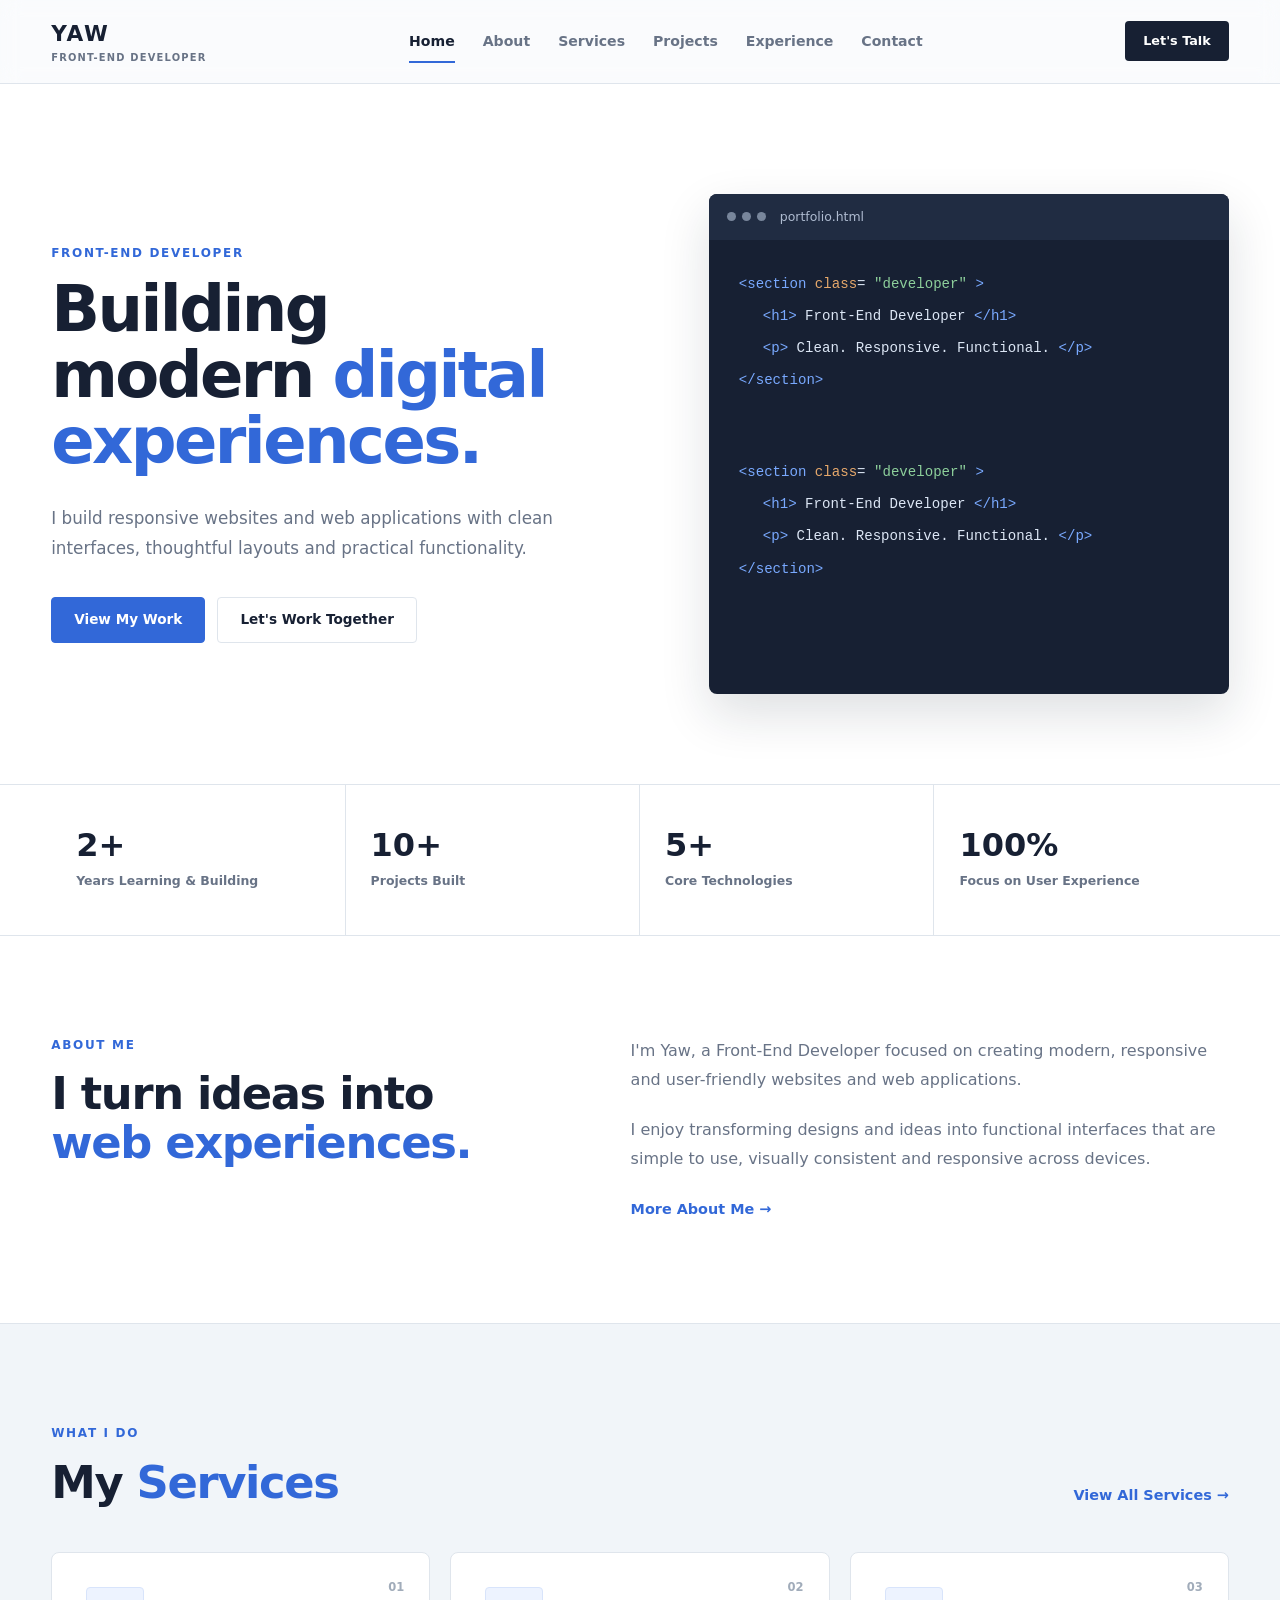
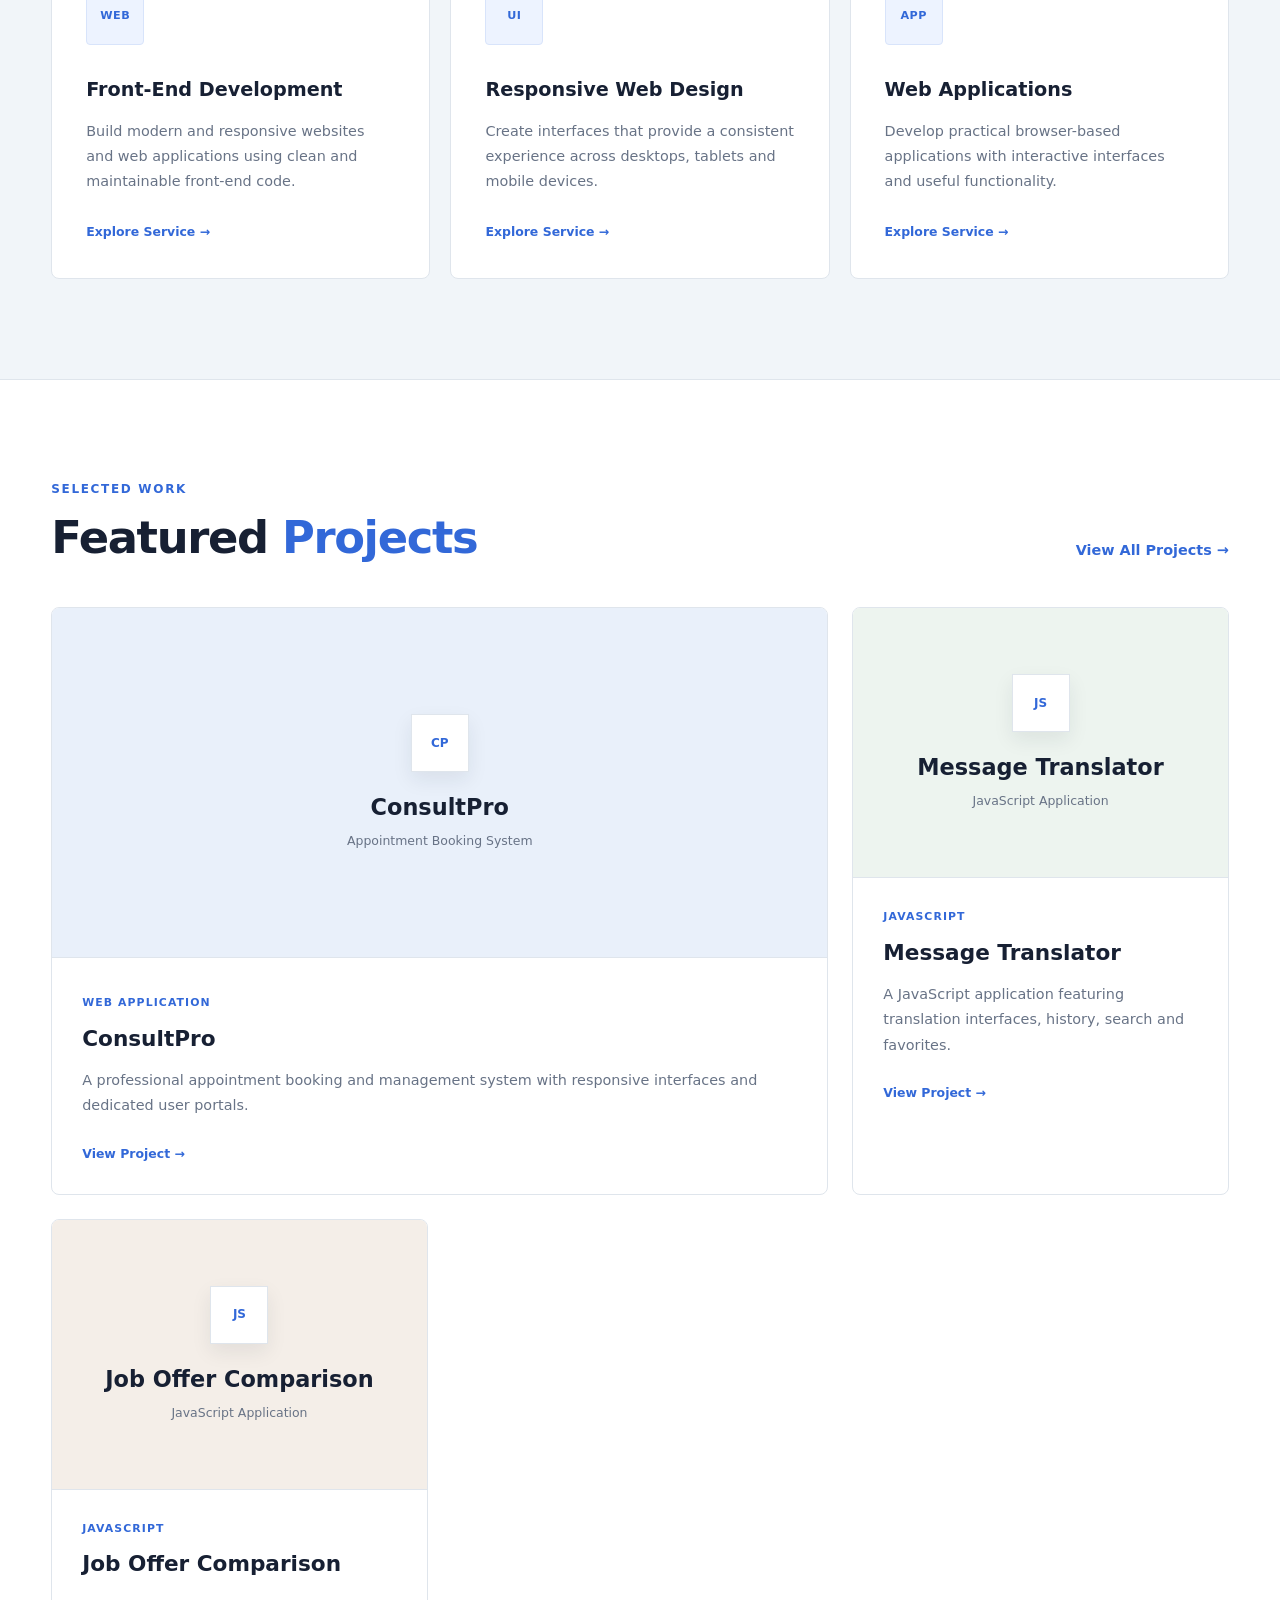
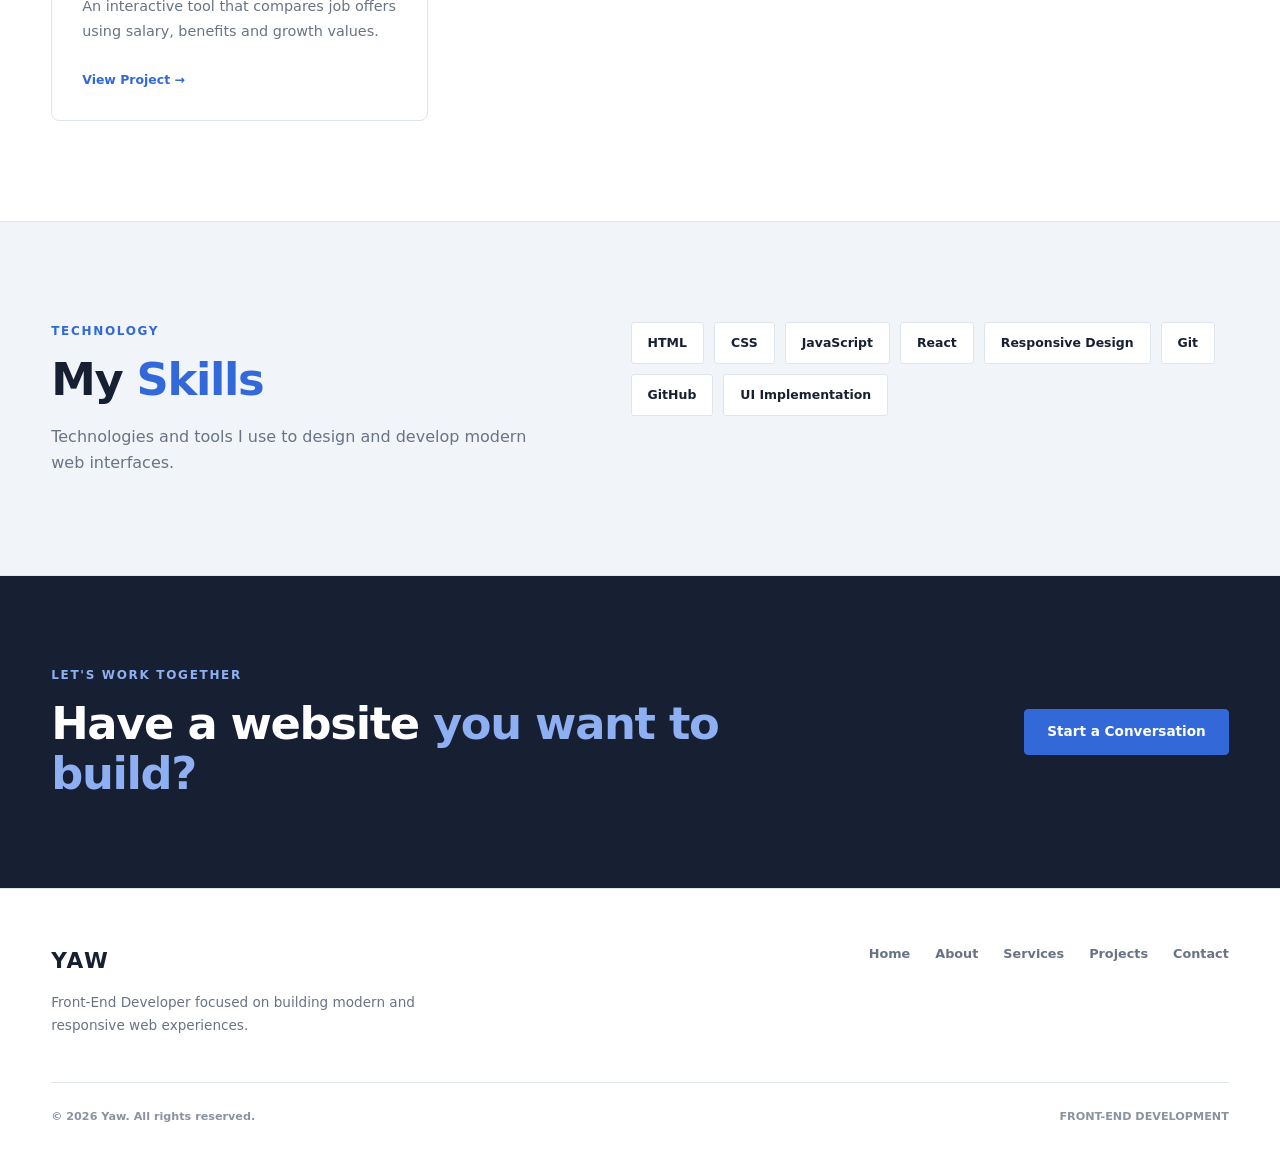
<file: index.html>
<!DOCTYPE html>
<html lang="en">

<head>
    <meta charset="UTF-8">
    <meta name="viewport" content="width=device-width, initial-scale=1.0">

    <!-- 🔍 1. Core SEO (Google & Recruiter Search Setup) -->
    <title>Yaw | Frontend Developer | HTML, CSS &amp; JavaScript Specialist</title>
    <meta name="description" content="Portfolio of Yaw, a Frontend Developer specializing in semantic HTML, modern CSS layouts, and high-performance vanilla JavaScript solutions.">
    <meta name="keywords" content="Frontend Developer, Web Developer, HTML5, CSS3, JavaScript, Vanilla JS, Responsive Design, Web Performance, UI Developer">
    <meta name="author" content="Yaw">
    <meta name="robots" content="index, follow">
    <link rel="canonical" href="https://frontend-portfolio-ten-ochre.vercel.app/contact/index.html">

    <!-- 💬 2. Social Media Share Cards (Perfect for LinkedIn & Twitter/X) -->
    <!-- Open Graph (LinkedIn & Facebook) -->
    <meta property="og:type" content="website">
    <meta property="og:url" content="https://frontend-portfolio-ten-ochre.vercel.app/contact/index.html">
    <meta property="og:title" content="Yaw | Frontend Developer Portfolio">
    <meta property="og:description" content="Explore responsive web designs, interactive interfaces, and clean, performant vanilla JavaScript architectures. See my latest work.">
    <meta property="og:image" content="https://yaw.comassets/portfolio-preview.jpg">

    <!-- Twitter/X Card -->
    <meta name="twitter:card" content="summary_large_image">
    <meta name="twitter:url" content="https://frontend-portfolio-ten-ochre.vercel.app/contact/index.html">
    <meta name="twitter:title" content="Yaw | Frontend Developer Portfolio">
    <meta name="twitter:description" content="Explore responsive web designs, interactive interfaces, and clean, performant vanilla JavaScript architectures. See my latest work.">
    <meta name="twitter:image" content="https://yaw.comassets/portfolio-preview.jpg">

    <!-- 🎨 3. Browser Theme -->
    <link rel="icon" type="image/png" href="/assets/favicon-32x32.png" sizes="32x32">
    <link rel="icon" type="image/svg+xml" href="/assets/favicon.svg">
    <link rel="apple-touch-icon" href="/assets/apple-touch-icon.png">
    <meta name="theme-color" content="#eff2f4">

    <link rel="stylesheet" href="style.css">
</head>


<body>

    <!-- =========================
        NAVIGATION
    ========================== -->
    <header class="site-header">

        <div class="container nav-container">

            <a href="index.html" class="brand">
                <span class="brand-name">YAW</span>
                <span class="brand-subtitle">FRONT-END DEVELOPER</span>
            </a>

            <button class="menu-toggle" type="button" aria-label="Open navigation menu">
                <span></span>
                <span></span>
                <span></span>
            </button>

            <nav class="main-navigation">

                <a href="index.html" class="active">Home</a>
                <a href="about/index.html">About</a>
                <a href="services/index.html">Services</a>
                <a href="projects/index.html">Projects</a>
                <a href="experience/index.html">Experience</a>
                <a href="contact/index.html">Contact</a>

            </nav>

            <a href="contact/index.html" class="nav-button">
                Let's Talk
            </a>

        </div>

    </header>


    <main>

        <!-- =========================
            HERO
        ========================== -->
        <section class="hero-section">

            <div class="container hero-container">

                <div class="hero-content">

                    <p class="section-label">
                        FRONT-END DEVELOPER
                    </p>

                    <h1>
                        Building modern
                        <span>digital experiences.</span>
                    </h1>

                    <p class="hero-description">
                        I build responsive websites and web applications
                        with clean interfaces, thoughtful layouts and
                        practical functionality.
                    </p>

                    <div class="hero-actions">

                        <a href="projects/index.html" class="button button-primary">
                            View My Work
                        </a>

                        <a href="contact/index.html" class="button button-secondary">
                            Let's Work Together
                        </a>

                    </div>

                </div>


                <!-- HERO VISUAL -->
                <div class="hero-visual">

                    <div class="code-card">

                        <div class="code-header">

                            <div class="code-dots">
                                <span></span>
                                <span></span>
                                <span></span>
                            </div>

                            <span>portfolio.html</span>

                        </div>


                        <div class="code-content">

                            <p>
                                <span class="code-tag">&lt;section</span>
                                <span class="code-attribute">class</span>=
                                <span class="code-value">"developer"</span>
                                <span class="code-tag">&gt;</span>
                            </p>

                            <p class="code-indent">
                                <span class="code-tag">&lt;h1&gt;</span>
                                Front-End Developer
                                <span class="code-tag">&lt;/h1&gt;</span>
                            </p>

                            <p class="code-indent">
                                <span class="code-tag">&lt;p&gt;</span>
                                Clean. Responsive. Functional.
                                <span class="code-tag">&lt;/p&gt;</span>
                            </p>

                            <p>
                                <span class="code-tag">&lt;/section&gt;</span>
                            </p>

                        </div>
                        <div class="code-content">

                            <p>
                                <span class="code-tag">&lt;section</span>
                                <span class="code-attribute">class</span>=
                                <span class="code-value">"developer"</span>
                                <span class="code-tag">&gt;</span>
                            </p>

                            <p class="code-indent">
                                <span class="code-tag">&lt;h1&gt;</span>
                                Front-End Developer
                                <span class="code-tag">&lt;/h1&gt;</span>
                            </p>

                            <p class="code-indent">
                                <span class="code-tag">&lt;p&gt;</span>
                                Clean. Responsive. Functional.
                                <span class="code-tag">&lt;/p&gt;</span>
                            </p>

                            <p>
                                <span class="code-tag">&lt;/section&gt;</span>
                            </p>

                        </div>

                    </div>

                </div>

            </div>

        </section>


        <!-- =========================
            STATS
        ========================== -->
        <section class="stats-section">

            <div class="container stats-grid">

                <div class="stat-card">
                    <strong>2+</strong>
                    <span>Years Learning &amp; Building</span>
                </div>

                <div class="stat-card">
                    <strong>10+</strong>
                    <span>Projects Built</span>
                </div>

                <div class="stat-card">
                    <strong>5+</strong>
                    <span>Core Technologies</span>
                </div>

                <div class="stat-card">
                    <strong>100%</strong>
                    <span>Focus on User Experience</span>
                </div>

            </div>

        </section>


        <!-- =========================
             ABOUT
        ========================== -->
        <section class="about-section">

            <div class="container two-column">

                <div class="section-heading">

                    <p class="section-label">
                        ABOUT ME
                    </p>

                    <h2>
                        I turn ideas into
                        <span>web experiences.</span>
                    </h2>

                </div>


                <div class="section-content">

                    <p>
                        I'm Yaw, a Front-End Developer focused on creating
                        modern, responsive and user-friendly websites and
                        web applications.
                    </p>

                    <p>
                        I enjoy transforming designs and ideas into
                        functional interfaces that are simple to use,
                        visually consistent and responsive across devices.
                    </p>

                    <a href="about/index.html" class="text-link">
                        More About Me →
                    </a>

                </div>

            </div>

        </section>


        <!-- =========================
             SERVICES
        ========================== -->
        <section class="services-section">

            <div class="container">

                <div class="section-header">

                    <div>

                        <p class="section-label">
                            WHAT I DO
                        </p>

                        <h2>
                            My <span>Services</span>
                        </h2>

                    </div>

                    <a href="services/index.html" class="text-link">
                        View All Services →
                    </a>

                </div>


                <div class="services-grid">

                    <!-- SERVICE 01 -->
                    <article class="service-card">

                        <span class="service-number">
                            01
                        </span>

                        <div class="service-icon">
                            WEB
                        </div>

                        <h3>
                            Front-End Development
                        </h3>

                        <p>
                            Build modern and responsive websites and
                            web applications using clean and maintainable
                            front-end code.
                        </p>

                        <a href="services/index.html">
                            Explore Service →
                        </a>

                    </article>


                    <!-- SERVICE 02 -->
                    <article class="service-card">

                        <span class="service-number">
                            02
                        </span>

                        <div class="service-icon">
                            UI
                        </div>

                        <h3>
                            Responsive Web Design
                        </h3>

                        <p>
                            Create interfaces that provide a consistent
                            experience across desktops, tablets and
                            mobile devices.
                        </p>

                        <a href="services/index.html">
                            Explore Service →
                        </a>

                    </article>


                    <!-- SERVICE 03 -->
                    <article class="service-card">

                        <span class="service-number">
                            03
                        </span>

                        <div class="service-icon">
                            APP
                        </div>

                        <h3>
                            Web Applications
                        </h3>

                        <p>
                            Develop practical browser-based applications
                            with interactive interfaces and useful
                            functionality.
                        </p>

                        <a href="services/index.html">
                            Explore Service →
                        </a>

                    </article>

                </div>

            </div>

        </section>


        <!-- =========================
             PROJECTS
        ========================== -->
        <section class="projects-section">

            <div class="container">

                <div class="section-header">

                    <div>

                        <p class="section-label">
                            SELECTED WORK
                        </p>

                        <h2>
                            Featured <span>Projects</span>
                        </h2>

                    </div>

                    <a href="projects/index.html" class="text-link">
                        View All Projects →
                    </a>

                </div>


                <div class="projects-grid">

                    <!-- CONSULTPRO -->
                    <article class="project-card project-large">

                        <div class="project-image project-consultpro">

                            <div class="project-preview">

                                <span>
                                    CP
                                </span>

                                <strong>
                                    ConsultPro
                                </strong>

                                <small>
                                    Appointment Booking System
                                </small>

                            </div>

                        </div>


                        <div class="project-info">

                            <div>

                                <span class="project-category">
                                    WEB APPLICATION
                                </span>

                                <h3>
                                    ConsultPro
                                </h3>

                                <p>
                                    A professional appointment booking
                                    and management system with responsive
                                    interfaces and dedicated user portals.
                                </p>

                            </div>

                            <a href="projects/index.html">
                                View Project →
                            </a>

                        </div>

                    </article>


                    <!-- TRANSLATOR -->
                    <article class="project-card">

                        <div class="project-image project-translator">

                            <div class="project-preview">

                                <span>
                                    JS
                                </span>

                                <strong>
                                    Message Translator
                                </strong>

                                <small>
                                    JavaScript Application
                                </small>

                            </div>

                        </div>


                        <div class="project-info">

                            <span class="project-category">
                                JAVASCRIPT
                            </span>

                            <h3>
                                Message Translator
                            </h3>

                            <p>
                                A JavaScript application featuring
                                translation interfaces, history,
                                search and favorites.
                            </p>

                            <a href="projects/index.html">
                                View Project →
                            </a>

                        </div>

                    </article>


                    <!-- JOB COMPARISON -->
                    <article class="project-card">

                        <div class="project-image project-jobs">

                            <div class="project-preview">

                                <span>
                                    JS
                                </span>

                                <strong>
                                    Job Offer Comparison
                                </strong>

                                <small>
                                    JavaScript Application
                                </small>

                            </div>

                        </div>


                        <div class="project-info">

                            <span class="project-category">
                                JAVASCRIPT
                            </span>

                            <h3>
                                Job Offer Comparison
                            </h3>

                            <p>
                                An interactive tool that compares job
                                offers using salary, benefits and
                                growth values.
                            </p>

                            <a href="projects/index.html">
                                View Project →
                            </a>

                        </div>

                    </article>

                </div>

            </div>

        </section>


        <!-- =========================
             SKILLS
        ========================== -->
        <section class="skills-section">

            <div class="container two-column">

                <div>

                    <p class="section-label">
                        TECHNOLOGY
                    </p>

                    <h2>
                        My <span>Skills</span>
                    </h2>

                    <p class="section-description">
                        Technologies and tools I use to design and
                        develop modern web interfaces.
                    </p>

                </div>


                <div class="skills-list">

                    <span>HTML</span>
                    <span>CSS</span>
                    <span>JavaScript</span>
                    <span>React</span>
                    <span>Responsive Design</span>
                    <span>Git</span>
                    <span>GitHub</span>
                    <span>UI Implementation</span>

                </div>

            </div>

        </section>


        <!-- =========================
             CTA
        ========================== -->
        <section class="cta-section">

            <div class="container cta-container">

                <div>

                    <p class="section-label">
                        LET'S WORK TOGETHER
                    </p>

                    <h2>
                        Have a website
                        <span>you want to build?</span>
                    </h2>

                </div>

                <a href="contact/index.html" class="button button-primary">
                    Start a Conversation
                </a>

            </div>

        </section>

    </main>


    <!-- =========================
         FOOTER
    ========================== -->
    <footer class="site-footer">

        <div class="container footer-container">

            <div class="footer-brand">

                <span class="brand-name">
                    YAW
                </span>

                <p>
                    Front-End Developer focused on building
                    modern and responsive web experiences.
                </p>

            </div>


            <div class="footer-links">

                <a href="index.html">
                    Home
                </a>

                <a href="about/index.html">
                    About
                </a>

                <a href="services/index.html">
                    Services
                </a>

                <a href="projects/index.html">
                    Projects
                </a>

                <a href="contact/index.html">
                    Contact
                </a>

            </div>


            <div class="footer-bottom">

                <span>
                    © 2026 Yaw. All rights reserved.
                </span>

                <span>
                    FRONT-END DEVELOPMENT
                </span>

            </div>

        </div>

    </footer>


    <script src="script.js"></script>
</body>

</html>
</file>
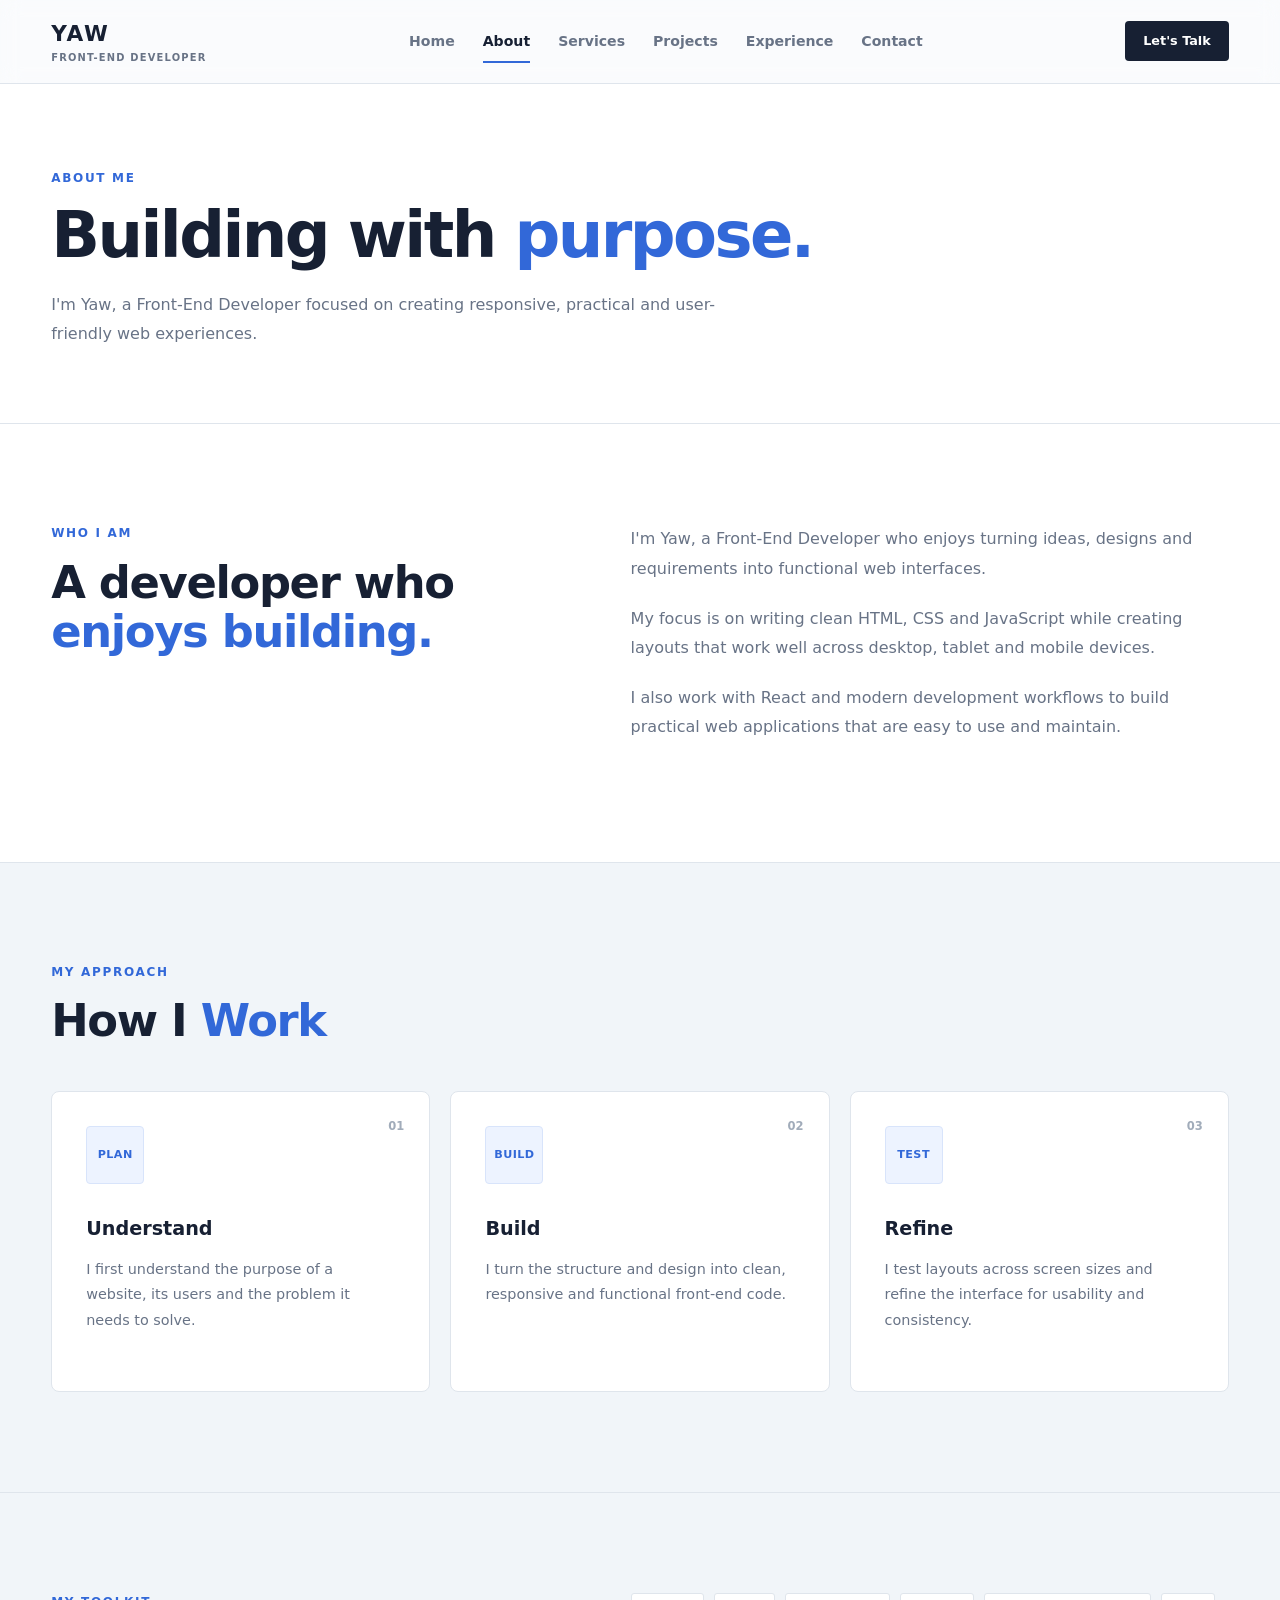
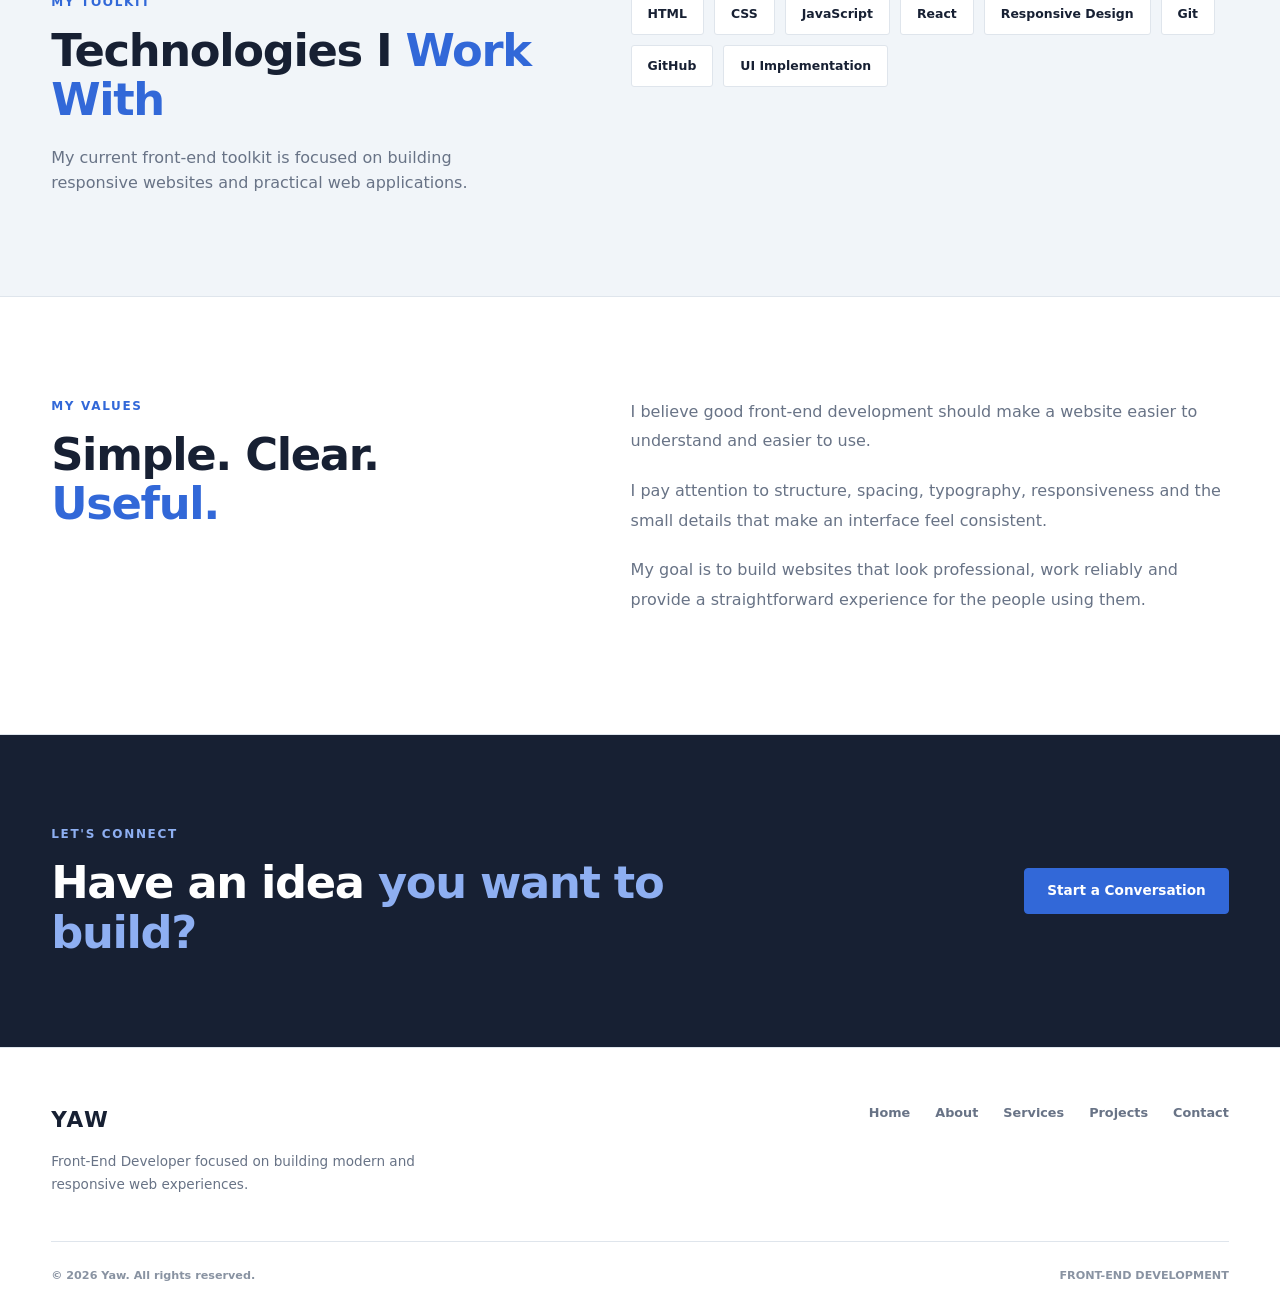
<file: about/index.html>
<!DOCTYPE html>

<html lang="en">

<head>
    <meta charset="UTF-8">
    <meta name="viewport" content="width=device-width, initial-scale=1.0">

    <!-- 🔍 1. Core SEO (Google & Recruiter Search Setup) -->
    <title>Yaw | Frontend Developer | HTML, CSS &amp; JavaScript Specialist</title>
    <meta name="description"
        content="Portfolio of Your Name, a Frontend Developer specializing in semantic HTML, modern CSS layouts, and high-performance vanilla JavaScript solutions.">
    <meta name="keywords"
        content="Frontend Developer, Web Developer, HTML5, CSS3, JavaScript, Vanilla JS, Responsive Design, Web Performance, UI Developer">
    <meta name="author" content="Yaw">
    <meta name="robots" content="index, follow">
    <link rel="canonical" href="https://frontend-portfolio-ten-ochre.vercel.app/contact/index.html">

    <!-- 💬 2. Social Media Share Cards (Perfect for LinkedIn & Twitter/X) -->
    <!-- Open Graph (LinkedIn & Facebook) -->
    <meta property="og:type" content="website">
    <meta property="og:url" content="https://frontend-portfolio-ten-ochre.vercel.app/contact/index.html">
    <meta property="og:title" content="Yaw | Frontend Developer Portfolio">
    <meta property="og:description"
        content="Explore responsive web designs, interactive interfaces, and clean, performant vanilla JavaScript architectures. See my latest work.">
    <meta property="og:image" content="https://yaw.comassets/portfolio-preview.jpg">

    <!-- Twitter/X Card -->
    <meta name="twitter:card" content="summary_large_image">
    <meta name="twitter:url" content="https://frontend-portfolio-ten-ochre.vercel.app/contact/index.html">
    <meta name="twitter:title" content="Yaw | Frontend Developer Portfolio">
    <meta name="twitter:description"
        content="Explore responsive web designs, interactive interfaces, and clean, performant vanilla JavaScript architectures. See my latest work.">
    <meta name="twitter:image" content="https://yaw.comassets/portfolio-preview.jpg">

    <!-- 🎨 3. Browser Theme -->
    <link rel="icon" type="image/png" href="/assets/favicon-32x32.png" sizes="32x32">
    <link rel="icon" type="image/svg+xml" href="/assets/favicon.svg">
    <link rel="apple-touch-icon" href="/assets/apple-touch-icon.png">
    <meta name="theme-color" content="#eff2f4">

    <link rel="stylesheet" href="/style.css">
</head>

<body>

    <!-- =========================
    NAVIGATION
========================== -->
    <header class="site-header">

        <div class="container nav-container">

            <a href="../index.html" class="brand">
                <span class="brand-name">YAW</span>
                <span class="brand-subtitle">FRONT-END DEVELOPER</span>
            </a>

            <button class="menu-toggle" type="button" aria-label="Open navigation menu">
                <span></span>
                <span></span>
                <span></span>
            </button>

            <nav class="main-navigation">

                <a href="../index.html">Home</a>
                <a href="index.html" class="active">About</a>
                <a href="../services/index.html">Services</a>
                <a href="../projects/index.html">Projects</a>
                <a href="../experience/index.html">Experience</a>
                <a href="../contact/index.html">Contact</a>

            </nav>

            <a href="../contact/index.html" class="nav-button">
                Let's Talk
            </a>

        </div>

    </header>


    <main>

        <!-- =========================
         PAGE HERO
    ========================== -->
        <section class="page-hero">

            <div class="container">

                <p class="section-label">
                    ABOUT ME
                </p>

                <h1>
                    Building with
                    <span>purpose.</span>
                </h1>

                <p class="page-hero-description">
                    I'm Yaw, a Front-End Developer focused on creating
                    responsive, practical and user-friendly web experiences.
                </p>

            </div>

        </section>


        <!-- =========================
         INTRODUCTION
    ========================== -->
        <section class="about-section">

            <div class="container two-column">

                <div class="section-heading">

                    <p class="section-label">
                        WHO I AM
                    </p>

                    <h2>
                        A developer who
                        <span>enjoys building.</span>
                    </h2>

                </div>


                <div class="section-content">

                    <p>
                        I'm Yaw, a Front-End Developer who enjoys turning
                        ideas, designs and requirements into functional
                        web interfaces.
                    </p>

                    <p>
                        My focus is on writing clean HTML, CSS and
                        JavaScript while creating layouts that work well
                        across desktop, tablet and mobile devices.
                    </p>

                    <p>
                        I also work with React and modern development
                        workflows to build practical web applications
                        that are easy to use and maintain.
                    </p>

                </div>

            </div>

        </section>


        <!-- =========================
         APPROACH
    ========================== -->
        <section class="services-section">

            <div class="container">

                <div class="section-header">

                    <div>

                        <p class="section-label">
                            MY APPROACH
                        </p>

                        <h2>
                            How I <span>Work</span>
                        </h2>

                    </div>

                </div>


                <div class="services-grid">

                    <article class="service-card">

                        <span class="service-number">
                            01
                        </span>

                        <div class="service-icon">
                            PLAN
                        </div>

                        <h3>
                            Understand
                        </h3>

                        <p>
                            I first understand the purpose of a website,
                            its users and the problem it needs to solve.
                        </p>

                    </article>


                    <article class="service-card">

                        <span class="service-number">
                            02
                        </span>

                        <div class="service-icon">
                            BUILD
                        </div>

                        <h3>
                            Build
                        </h3>

                        <p>
                            I turn the structure and design into clean,
                            responsive and functional front-end code.
                        </p>

                    </article>


                    <article class="service-card">

                        <span class="service-number">
                            03
                        </span>

                        <div class="service-icon">
                            TEST
                        </div>

                        <h3>
                            Refine
                        </h3>

                        <p>
                            I test layouts across screen sizes and refine
                            the interface for usability and consistency.
                        </p>

                    </article>

                </div>

            </div>

        </section>


        <!-- =========================
         SKILLS
    ========================== -->
        <section class="skills-section">

            <div class="container two-column">

                <div>

                    <p class="section-label">
                        MY TOOLKIT
                    </p>

                    <h2>
                        Technologies I
                        <span>Work With</span>
                    </h2>

                    <p class="section-description">
                        My current front-end toolkit is focused on building
                        responsive websites and practical web applications.
                    </p>

                </div>


                <div class="skills-list">

                    <span>HTML</span>
                    <span>CSS</span>
                    <span>JavaScript</span>
                    <span>React</span>
                    <span>Responsive Design</span>
                    <span>Git</span>
                    <span>GitHub</span>
                    <span>UI Implementation</span>

                </div>

            </div>

        </section>


        <!-- =========================
         WHAT I VALUE
    ========================== -->
        <section class="about-section">

            <div class="container two-column">

                <div class="section-heading">

                    <p class="section-label">
                        MY VALUES
                    </p>

                    <h2>
                        Simple. Clear.
                        <span>Useful.</span>
                    </h2>

                </div>


                <div class="section-content">

                    <p>
                        I believe good front-end development should make
                        a website easier to understand and easier to use.
                    </p>

                    <p>
                        I pay attention to structure, spacing, typography,
                        responsiveness and the small details that make an
                        interface feel consistent.
                    </p>

                    <p>
                        My goal is to build websites that look professional,
                        work reliably and provide a straightforward
                        experience for the people using them.
                    </p>

                </div>

            </div>

        </section>


        <!-- =========================
         CTA
    ========================== -->
        <section class="cta-section">

            <div class="container cta-container">

                <div>

                    <p class="section-label">
                        LET'S CONNECT
                    </p>

                    <h2>
                        Have an idea
                        <span>you want to build?</span>
                    </h2>

                </div>

                <a href="../contact/index.html" class="button button-primary">
                    Start a Conversation
                </a>

            </div>

        </section>

    </main>


    <!-- =========================
     FOOTER
========================== -->
    <footer class="site-footer">

        <div class="container footer-container">

            <div class="footer-brand">

                <span class="brand-name">
                    YAW
                </span>

                <p>
                    Front-End Developer focused on building
                    modern and responsive web experiences.
                </p>

            </div>


            <div class="footer-links">

                <a href="../index.html">
                    Home
                </a>

                <a href="index.html">
                    About
                </a>

                <a href="../services/index.html">
                    Services
                </a>

                <a href="../projects/index.html">
                    Projects
                </a>

                <a href="../contact/index.html">
                    Contact
                </a>

            </div>


            <div class="footer-bottom">

                <span>
                    © 2026 Yaw. All rights reserved.
                </span>

                <span>
                    FRONT-END DEVELOPMENT
                </span>

            </div>

        </div>

    </footer>

    <script src="/script.js"></script>
</body>

</html>
</file>
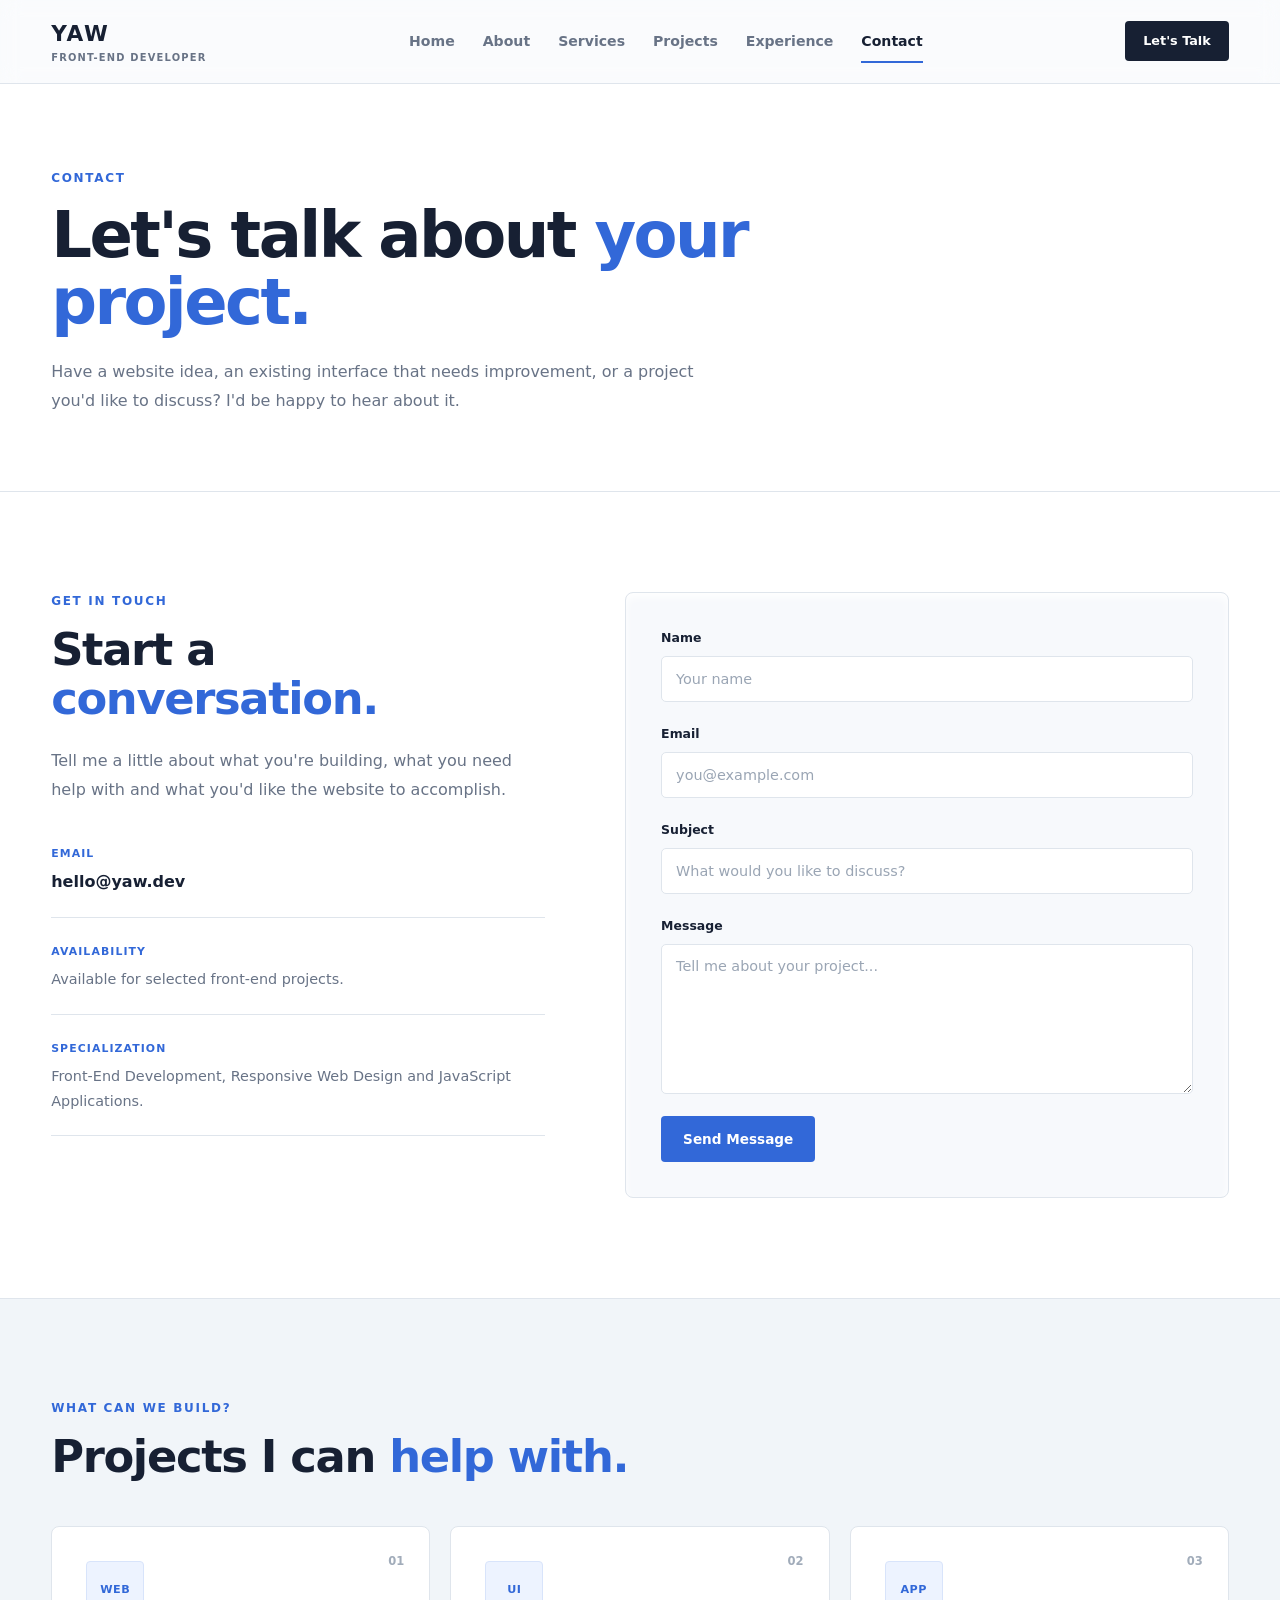
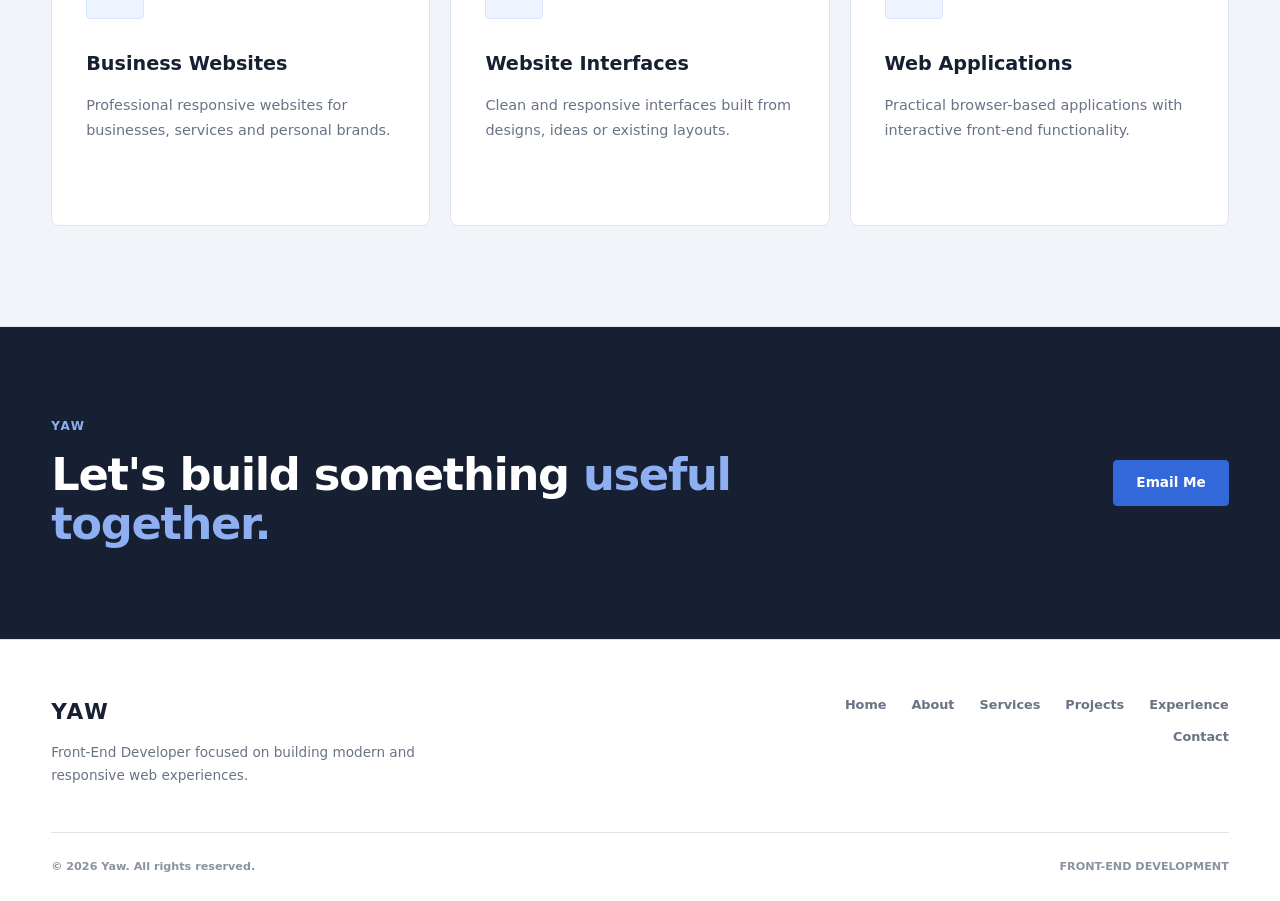
<file: contact/index.html>
<!DOCTYPE html>

<html lang="en">

<head>
    <meta charset="UTF-8">
    <meta name="viewport" content="width=device-width, initial-scale=1.0">

    <!-- 🔍 1. Core SEO (Google & Recruiter Search Setup) -->
    <title>Yaw | Frontend Developer | HTML, CSS &amp; JavaScript Specialist</title>
    <meta name="description"
        content="Portfolio of Your Name, a Frontend Developer specializing in semantic HTML, modern CSS layouts, and high-performance vanilla JavaScript solutions.">
    <meta name="keywords"
        content="Frontend Developer, Web Developer, HTML5, CSS3, JavaScript, Vanilla JS, Responsive Design, Web Performance, UI Developer">
    <meta name="author" content="Yaw">
    <meta name="robots" content="index, follow">
    <link rel="canonical" href="https://frontend-portfolio-ten-ochre.vercel.app/contact/index.html">

    <!-- 💬 2. Social Media Share Cards (Perfect for LinkedIn & Twitter/X) -->
    <!-- Open Graph (LinkedIn & Facebook) -->
    <meta property="og:type" content="website">
    <meta property="og:url" content="https://frontend-portfolio-ten-ochre.vercel.app/contact/index.html">
    <meta property="og:title" content="Yaw | Frontend Developer Portfolio">
    <meta property="og:description"
        content="Explore responsive web designs, interactive interfaces, and clean, performant vanilla JavaScript architectures. See my latest work.">
    <meta property="og:image" content="https://yaw.comassets/portfolio-preview.jpg">

    <!-- Twitter/X Card -->
    <meta name="twitter:card" content="summary_large_image">
    <meta name="twitter:url" content="https://frontend-portfolio-ten-ochre.vercel.app/contact/index.html">
    <meta name="twitter:title" content="Yaw | Frontend Developer Portfolio">
    <meta name="twitter:description"
        content="Explore responsive web designs, interactive interfaces, and clean, performant vanilla JavaScript architectures. See my latest work.">
    <meta name="twitter:image" content="https://yaw.comassets/portfolio-preview.jpg">

    <!-- 🎨 3. Browser Theme -->
    <link rel="icon" type="image/png" href="/assets/favicon-32x32.png" sizes="32x32">
    <link rel="icon" type="image/svg+xml" href="/assets/favicon.svg">
    <link rel="apple-touch-icon" href="/assets/apple-touch-icon.png">
    <meta name="theme-color" content="#eff2f4">

    <link rel="stylesheet" href="/style.css">
</head>

<body>

    <!-- =========================
    NAVIGATION
========================== -->
    <header class="site-header">

        <div class="container nav-container">

            <a href="../index.html" class="brand">
                <span class="brand-name">YAW</span>
                <span class="brand-subtitle">FRONT-END DEVELOPER</span>
            </a>

            <button class="menu-toggle" type="button" aria-label="Open navigation menu">
                <span></span>
                <span></span>
                <span></span>
            </button>

            <nav class="main-navigation">

                <a href="../index.html">Home</a>
                <a href="../about/index.html">About</a>
                <a href="../services/index.html">Services</a>
                <a href="../projects/index.html">Projects</a>
                <a href="../experience/index.html">Experience</a>
                <a href="index.html" class="active">Contact</a>

            </nav>

            <a href="index.html" class="nav-button">
                Let's Talk
            </a>

        </div>

    </header>


    <main>

        <!-- =========================
        PAGE HERO
    ========================== -->
        <section class="page-hero">

            <div class="container">

                <p class="section-label">
                    CONTACT
                </p>

                <h1>
                    Let's talk about
                    <span>your project.</span>
                </h1>

                <p class="page-hero-description">
                    Have a website idea, an existing interface that needs
                    improvement, or a project you'd like to discuss?
                    I'd be happy to hear about it.
                </p>

            </div>

        </section>


        <!-- =========================
         CONTACT SECTION
    ========================== -->
        <section class="about-section">

            <div class="container contact-grid">

                <!-- CONTACT INFORMATION -->
                <div class="contact-info">

                    <p class="section-label">
                        GET IN TOUCH
                    </p>

                    <h2>
                        Start a
                        <span>conversation.</span>
                    </h2>

                    <p>
                        Tell me a little about what you're building,
                        what you need help with and what you'd like
                        the website to accomplish.
                    </p>


                    <div class="contact-details">

                        <div class="contact-detail">

                            <span class="contact-detail-label">
                                EMAIL
                            </span>

                            <a href="mailto:hello@yaw.dev">
                                hello@yaw.dev
                            </a>

                        </div>


                        <div class="contact-detail">

                            <span class="contact-detail-label">
                                AVAILABILITY
                            </span>

                            <p>
                                Available for selected
                                front-end projects.
                            </p>

                        </div>


                        <div class="contact-detail">

                            <span class="contact-detail-label">
                                SPECIALIZATION
                            </span>

                            <p>
                                Front-End Development,
                                Responsive Web Design and
                                JavaScript Applications.
                            </p>

                        </div>

                    </div>

                </div>


                <!-- CONTACT FORM -->
                <div class="contact-form-container">

                    <form class="contact-form" action="#" method="post">

                        <div class="form-group">

                            <label for="name">
                                Name
                            </label>

                            <input type="text" id="name" name="name" placeholder="Your name" required>

                        </div>


                        <div class="form-group">

                            <label for="email">
                                Email
                            </label>

                            <input type="email" id="email" name="email" placeholder="you@example.com" required>

                        </div>


                        <div class="form-group">

                            <label for="subject">
                                Subject
                            </label>

                            <input type="text" id="subject" name="subject" placeholder="What would you like to discuss?"
                                required>

                        </div>


                        <div class="form-group">

                            <label for="message">
                                Message
                            </label>

                            <textarea id="message" name="message" rows="7" placeholder="Tell me about your project..."
                                required></textarea>

                        </div>


                        <button type="submit" class="button button-primary">
                            Send Message
                        </button>

                    </form>

                </div>

            </div>

        </section>


        <!-- =========================
         PROJECT TYPES
    ========================== -->
        <section class="services-section">

            <div class="container">

                <div class="section-header">

                    <div>

                        <p class="section-label">
                            WHAT CAN WE BUILD?
                        </p>

                        <h2>
                            Projects I can
                            <span>help with.</span>
                        </h2>

                    </div>

                </div>


                <div class="services-grid">

                    <article class="service-card">

                        <span class="service-number">
                            01
                        </span>

                        <div class="service-icon">
                            WEB
                        </div>

                        <h3>
                            Business Websites
                        </h3>

                        <p>
                            Professional responsive websites for
                            businesses, services and personal brands.
                        </p>

                    </article>


                    <article class="service-card">

                        <span class="service-number">
                            02
                        </span>

                        <div class="service-icon">
                            UI
                        </div>

                        <h3>
                            Website Interfaces
                        </h3>

                        <p>
                            Clean and responsive interfaces built from
                            designs, ideas or existing layouts.
                        </p>

                    </article>


                    <article class="service-card">

                        <span class="service-number">
                            03
                        </span>

                        <div class="service-icon">
                            APP
                        </div>

                        <h3>
                            Web Applications
                        </h3>

                        <p>
                            Practical browser-based applications with
                            interactive front-end functionality.
                        </p>

                    </article>

                </div>

            </div>

        </section>


        <!-- =========================
         CTA
    ========================== -->
        <section class="cta-section">

            <div class="container cta-container">

                <div>

                    <p class="section-label">
                        YAW
                    </p>

                    <h2>
                        Let's build something
                        <span>useful together.</span>
                    </h2>

                </div>

                <a href="mailto:hello@yaw.dev" class="button button-primary">
                    Email Me
                </a>

            </div>

        </section>

    </main>


    <!-- =========================
     FOOTER
========================== -->
    <footer class="site-footer">

        <div class="container footer-container">

            <div class="footer-brand">

                <span class="brand-name">
                    YAW
                </span>

                <p>
                    Front-End Developer focused on building
                    modern and responsive web experiences.
                </p>

            </div>


            <div class="footer-links">

                <a href="../index.html">
                    Home
                </a>

                <a href="../about/index.html">
                    About
                </a>

                <a href="../services/index.html">
                    Services
                </a>

                <a href="../projects/index.html">
                    Projects
                </a>

                <a href="../experience/index.html">
                    Experience
                </a>

                <a href="index.html">
                    Contact
                </a>

            </div>


            <div class="footer-bottom">

                <span>
                    © 2026 Yaw. All rights reserved.
                </span>

                <span>
                    FRONT-END DEVELOPMENT
                </span>

            </div>

        </div>

    </footer>

    <script src="/script.js"></script>
</body>

</html>
</file>
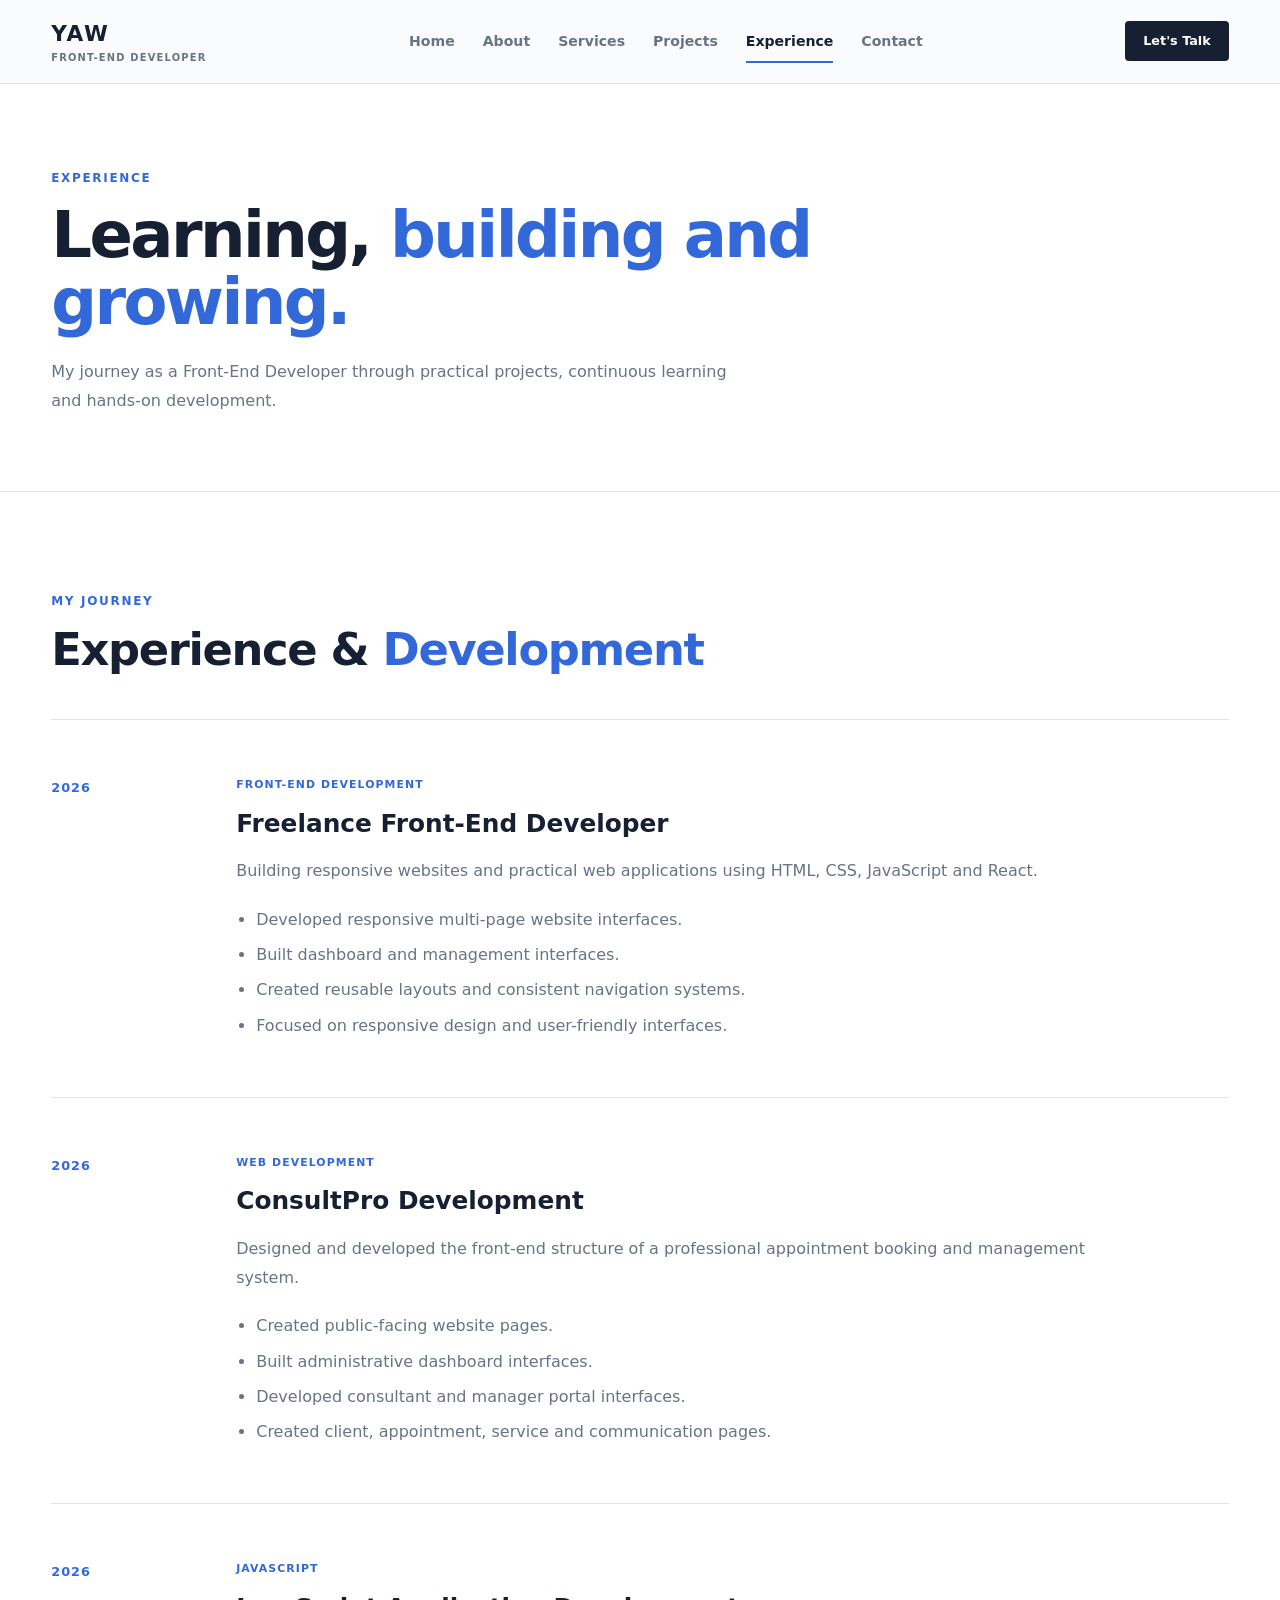
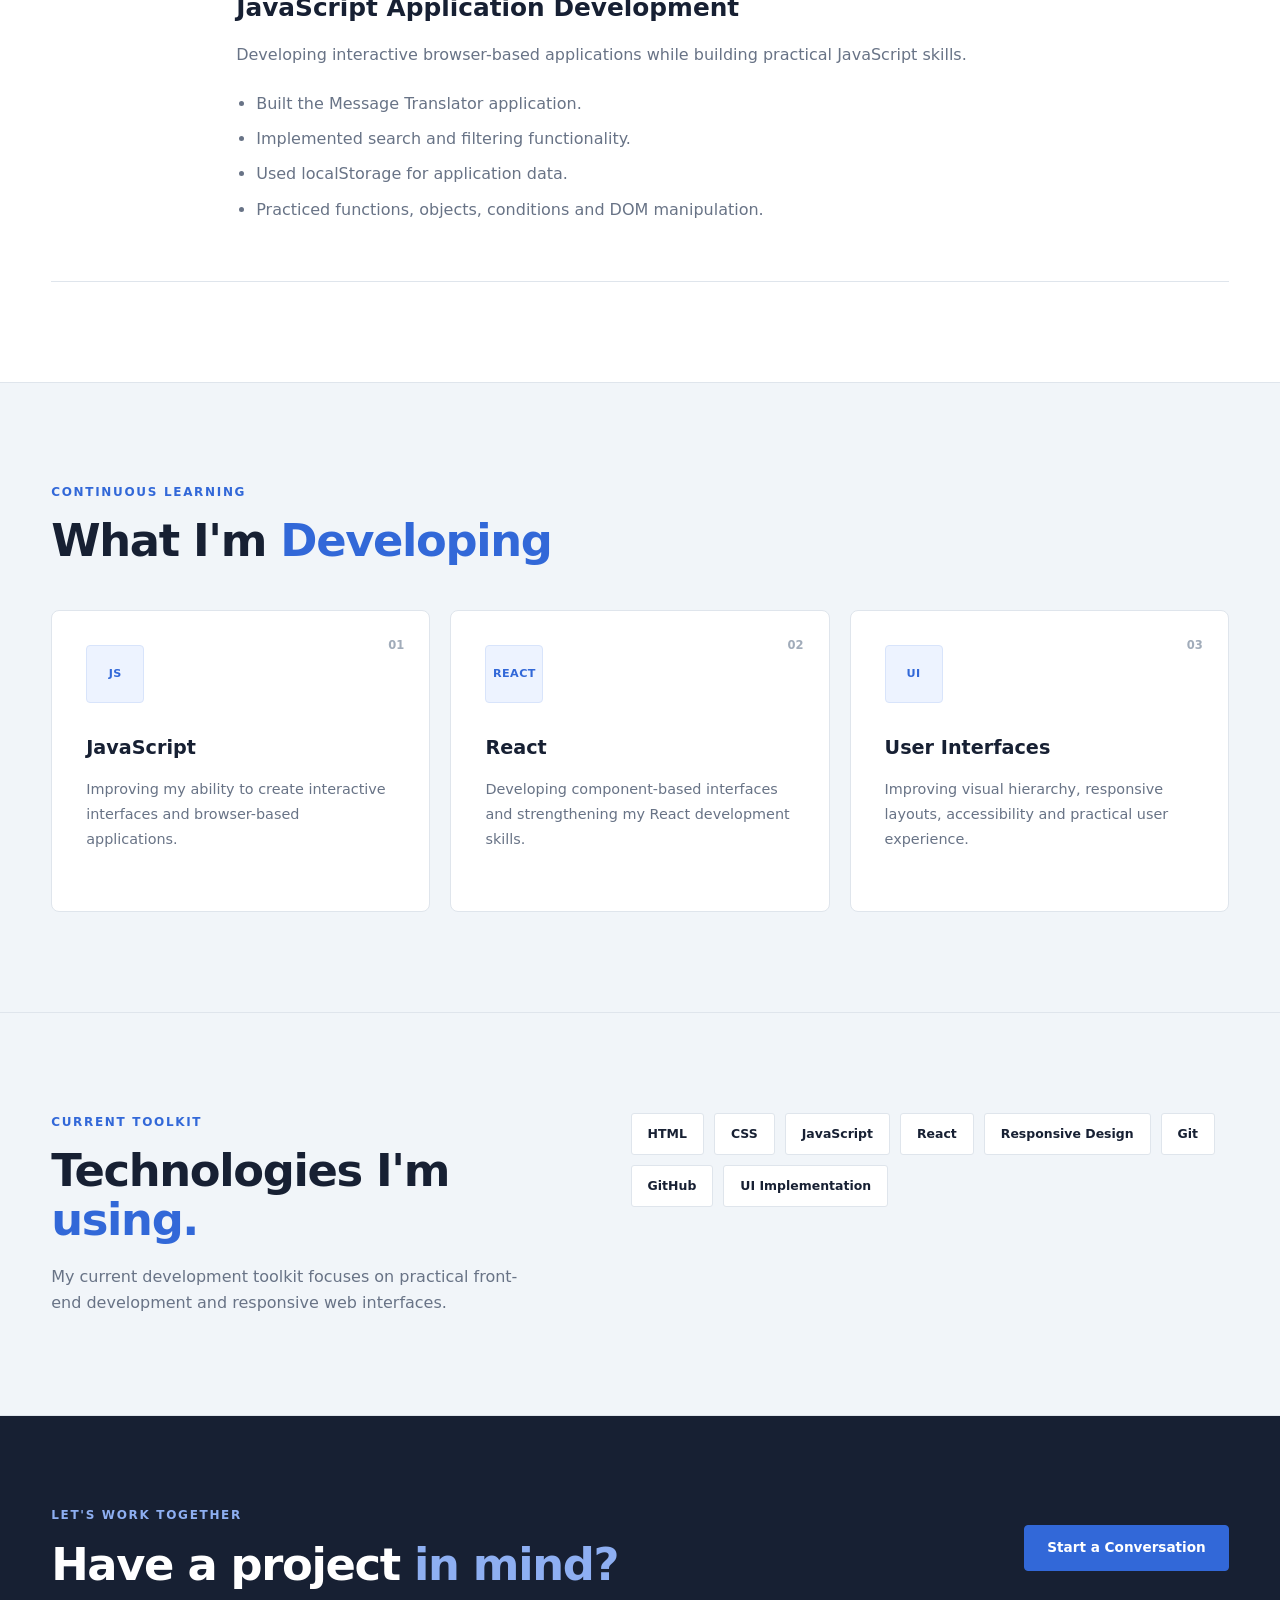
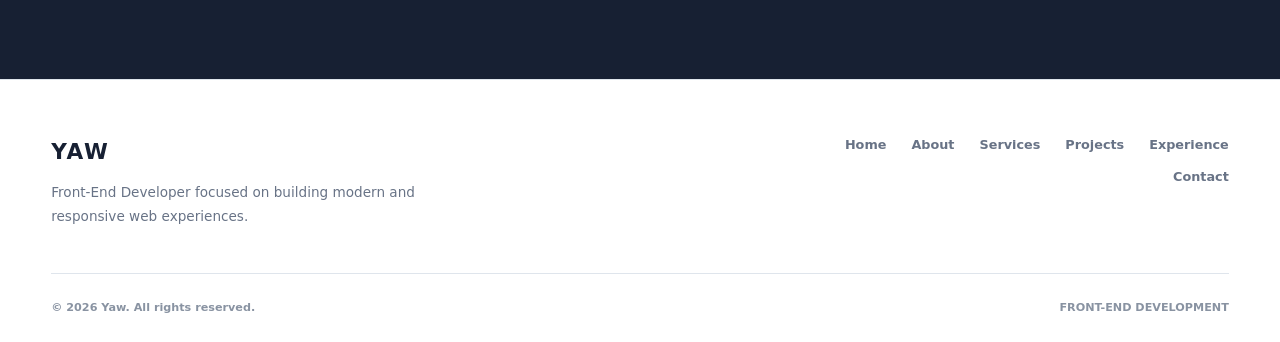
<file: experience/index.html>
<!DOCTYPE html>

<html lang="en">

<head>
    <meta charset="UTF-8">
    <meta name="viewport" content="width=device-width, initial-scale=1.0">

    <!-- 🔍 1. Core SEO (Google & Recruiter Search Setup) -->
    <title>Yaw | Frontend Developer | HTML, CSS &amp; JavaScript Specialist</title>
    <meta name="description"
        content="Portfolio of Your Name, a Frontend Developer specializing in semantic HTML, modern CSS layouts, and high-performance vanilla JavaScript solutions.">
    <meta name="keywords"
        content="Frontend Developer, Web Developer, HTML5, CSS3, JavaScript, Vanilla JS, Responsive Design, Web Performance, UI Developer">
    <meta name="author" content="Yaw">
    <meta name="robots" content="index, follow">
    <link rel="canonical" href="https://frontend-portfolio-ten-ochre.vercel.app/contact/index.html">

    <!-- 💬 2. Social Media Share Cards (Perfect for LinkedIn & Twitter/X) -->
    <!-- Open Graph (LinkedIn & Facebook) -->
    <meta property="og:type" content="website">
    <meta property="og:url" content="https://frontend-portfolio-ten-ochre.vercel.app/contact/index.html">
    <meta property="og:title" content="Yaw | Frontend Developer Portfolio">
    <meta property="og:description"
        content="Explore responsive web designs, interactive interfaces, and clean, performant vanilla JavaScript architectures. See my latest work.">
    <meta property="og:image" content="https://yaw.comassets/portfolio-preview.jpg">

    <!-- Twitter/X Card -->
    <meta name="twitter:card" content="summary_large_image">
    <meta name="twitter:url" content="https://frontend-portfolio-ten-ochre.vercel.app/contact/index.html">
    <meta name="twitter:title" content="Yaw | Frontend Developer Portfolio">
    <meta name="twitter:description"
        content="Explore responsive web designs, interactive interfaces, and clean, performant vanilla JavaScript architectures. See my latest work.">
    <meta name="twitter:image" content="https://yaw.comassets/portfolio-preview.jpg">

    <!-- 🎨 3. Browser Theme -->
    <link rel="icon" type="image/png" href="/assets/favicon-32x32.png" sizes="32x32">
    <link rel="icon" type="image/svg+xml" href="/assets/favicon.svg">
    <link rel="apple-touch-icon" href="/assets/apple-touch-icon.png">
    <meta name="theme-color" content="#eff2f4">

    <link rel="stylesheet" href="/style.css">
</head>

<body>


    <!-- =========================
    NAVIGATION
========================== -->
    <header class="site-header">

        <div class="container nav-container">

            <a href="../index.html" class="brand">
                <span class="brand-name">YAW</span>
                <span class="brand-subtitle">FRONT-END DEVELOPER</span>
            </a>

            <button class="menu-toggle" type="button" aria-label="Open navigation menu">
                <span></span>
                <span></span>
                <span></span>
            </button>

            <nav class="main-navigation">

                <a href="../index.html">Home</a>
                <a href="../about/index.html">About</a>
                <a href="../services/index.html">Services</a>
                <a href="../projects/index.html">Projects</a>
                <a href="index.html" class="active">Experience</a>
                <a href="../contact/index.html">Contact</a>

            </nav>

            <a href="../contact/index.html" class="nav-button">
                Let's Talk
            </a>

        </div>

    </header>


    <main>

        <!-- =========================
         PAGE HERO
    ========================== -->
        <section class="page-hero">

            <div class="container">

                <p class="section-label">
                    EXPERIENCE
                </p>

                <h1>
                    Learning,
                    <span>building and growing.</span>
                </h1>

                <p class="page-hero-description">
                    My journey as a Front-End Developer through practical
                    projects, continuous learning and hands-on development.
                </p>

            </div>

        </section>


        <!-- =========================
         EXPERIENCE
    ========================== -->
        <section class="about-section">

            <div class="container">

                <div class="section-header">

                    <div>

                        <p class="section-label">
                            MY JOURNEY
                        </p>

                        <h2>
                            Experience &amp;
                            <span>Development</span>
                        </h2>

                    </div>

                </div>


                <div class="experience-list">

                    <!-- EXPERIENCE 01 -->
                    <article class="experience-item">

                        <div class="experience-date">
                            <span>2026</span>
                        </div>

                        <div class="experience-content">

                            <span class="project-category">
                                FRONT-END DEVELOPMENT
                            </span>

                            <h3>
                                Freelance Front-End Developer
                            </h3>

                            <p>
                                Building responsive websites and practical
                                web applications using HTML, CSS, JavaScript
                                and React.
                            </p>

                            <ul>
                                <li>
                                    Developed responsive multi-page
                                    website interfaces.
                                </li>

                                <li>
                                    Built dashboard and management
                                    interfaces.
                                </li>

                                <li>
                                    Created reusable layouts and
                                    consistent navigation systems.
                                </li>

                                <li>
                                    Focused on responsive design and
                                    user-friendly interfaces.
                                </li>
                            </ul>

                        </div>

                    </article>


                    <!-- EXPERIENCE 02 -->
                    <article class="experience-item">

                        <div class="experience-date">
                            <span>2026</span>
                        </div>

                        <div class="experience-content">

                            <span class="project-category">
                                WEB DEVELOPMENT
                            </span>

                            <h3>
                                ConsultPro Development
                            </h3>

                            <p>
                                Designed and developed the front-end
                                structure of a professional appointment
                                booking and management system.
                            </p>

                            <ul>
                                <li>
                                    Created public-facing website pages.
                                </li>

                                <li>
                                    Built administrative dashboard
                                    interfaces.
                                </li>

                                <li>
                                    Developed consultant and manager
                                    portal interfaces.
                                </li>

                                <li>
                                    Created client, appointment,
                                    service and communication pages.
                                </li>

                            </ul>

                        </div>

                    </article>


                    <!-- EXPERIENCE 03 -->
                    <article class="experience-item">

                        <div class="experience-date">
                            <span>2026</span>
                        </div>

                        <div class="experience-content">

                            <span class="project-category">
                                JAVASCRIPT
                            </span>

                            <h3>
                                JavaScript Application Development
                            </h3>

                            <p>
                                Developing interactive browser-based
                                applications while building practical
                                JavaScript skills.
                            </p>

                            <ul>
                                <li>
                                    Built the Message Translator application.
                                </li>

                                <li>
                                    Implemented search and filtering
                                    functionality.
                                </li>

                                <li>
                                    Used localStorage for application data.
                                </li>

                                <li>
                                    Practiced functions, objects,
                                    conditions and DOM manipulation.
                                </li>

                            </ul>

                        </div>

                    </article>

                </div>

            </div>

        </section>


        <!-- =========================
         LEARNING
    ========================== -->
        <section class="services-section">

            <div class="container">

                <div class="section-header">

                    <div>

                        <p class="section-label">
                            CONTINUOUS LEARNING
                        </p>

                        <h2>
                            What I'm
                            <span>Developing</span>
                        </h2>

                    </div>

                </div>


                <div class="services-grid">

                    <article class="service-card">

                        <span class="service-number">
                            01
                        </span>

                        <div class="service-icon">
                            JS
                        </div>

                        <h3>
                            JavaScript
                        </h3>

                        <p>
                            Improving my ability to create interactive
                            interfaces and browser-based applications.
                        </p>

                    </article>


                    <article class="service-card">

                        <span class="service-number">
                            02
                        </span>

                        <div class="service-icon">
                            REACT
                        </div>

                        <h3>
                            React
                        </h3>

                        <p>
                            Developing component-based interfaces and
                            strengthening my React development skills.
                        </p>

                    </article>


                    <article class="service-card">

                        <span class="service-number">
                            03
                        </span>

                        <div class="service-icon">
                            UI
                        </div>

                        <h3>
                            User Interfaces
                        </h3>

                        <p>
                            Improving visual hierarchy, responsive layouts,
                            accessibility and practical user experience.
                        </p>

                    </article>

                </div>

            </div>

        </section>


        <!-- =========================
         SKILLS
    ========================== -->
        <section class="skills-section">

            <div class="container two-column">

                <div>

                    <p class="section-label">
                        CURRENT TOOLKIT
                    </p>

                    <h2>
                        Technologies I'm
                        <span>using.</span>
                    </h2>

                    <p class="section-description">
                        My current development toolkit focuses on practical
                        front-end development and responsive web interfaces.
                    </p>

                </div>


                <div class="skills-list">

                    <span>HTML</span>
                    <span>CSS</span>
                    <span>JavaScript</span>
                    <span>React</span>
                    <span>Responsive Design</span>
                    <span>Git</span>
                    <span>GitHub</span>
                    <span>UI Implementation</span>

                </div>

            </div>

        </section>


        <!-- =========================
         CTA
    ========================== -->
        <section class="cta-section">

            <div class="container cta-container">

                <div>

                    <p class="section-label">
                        LET'S WORK TOGETHER
                    </p>

                    <h2>
                        Have a project
                        <span>in mind?</span>
                    </h2>

                </div>

                <a href="../contact/index.html" class="button button-primary">
                    Start a Conversation
                </a>

            </div>

        </section>

    </main>


    <!-- =========================
     FOOTER
========================== -->
    <footer class="site-footer">

        <div class="container footer-container">

            <div class="footer-brand">

                <span class="brand-name">
                    YAW
                </span>

                <p>
                    Front-End Developer focused on building
                    modern and responsive web experiences.
                </p>

            </div>


            <div class="footer-links">

                <a href="../index.html">
                    Home
                </a>

                <a href="../about/index.html">
                    About
                </a>

                <a href="../services/index.html">
                    Services
                </a>

                <a href="../projects/index.html">
                    Projects
                </a>

                <a href="index.html">
                    Experience
                </a>

                <a href="../contact/index.html">
                    Contact
                </a>

            </div>


            <div class="footer-bottom">

                <span>
                    © 2026 Yaw. All rights reserved.
                </span>

                <span>
                    FRONT-END DEVELOPMENT
                </span>

            </div>

        </div>

    </footer>

    <script src="/script.js"></script>
</body>

</html>
</file>
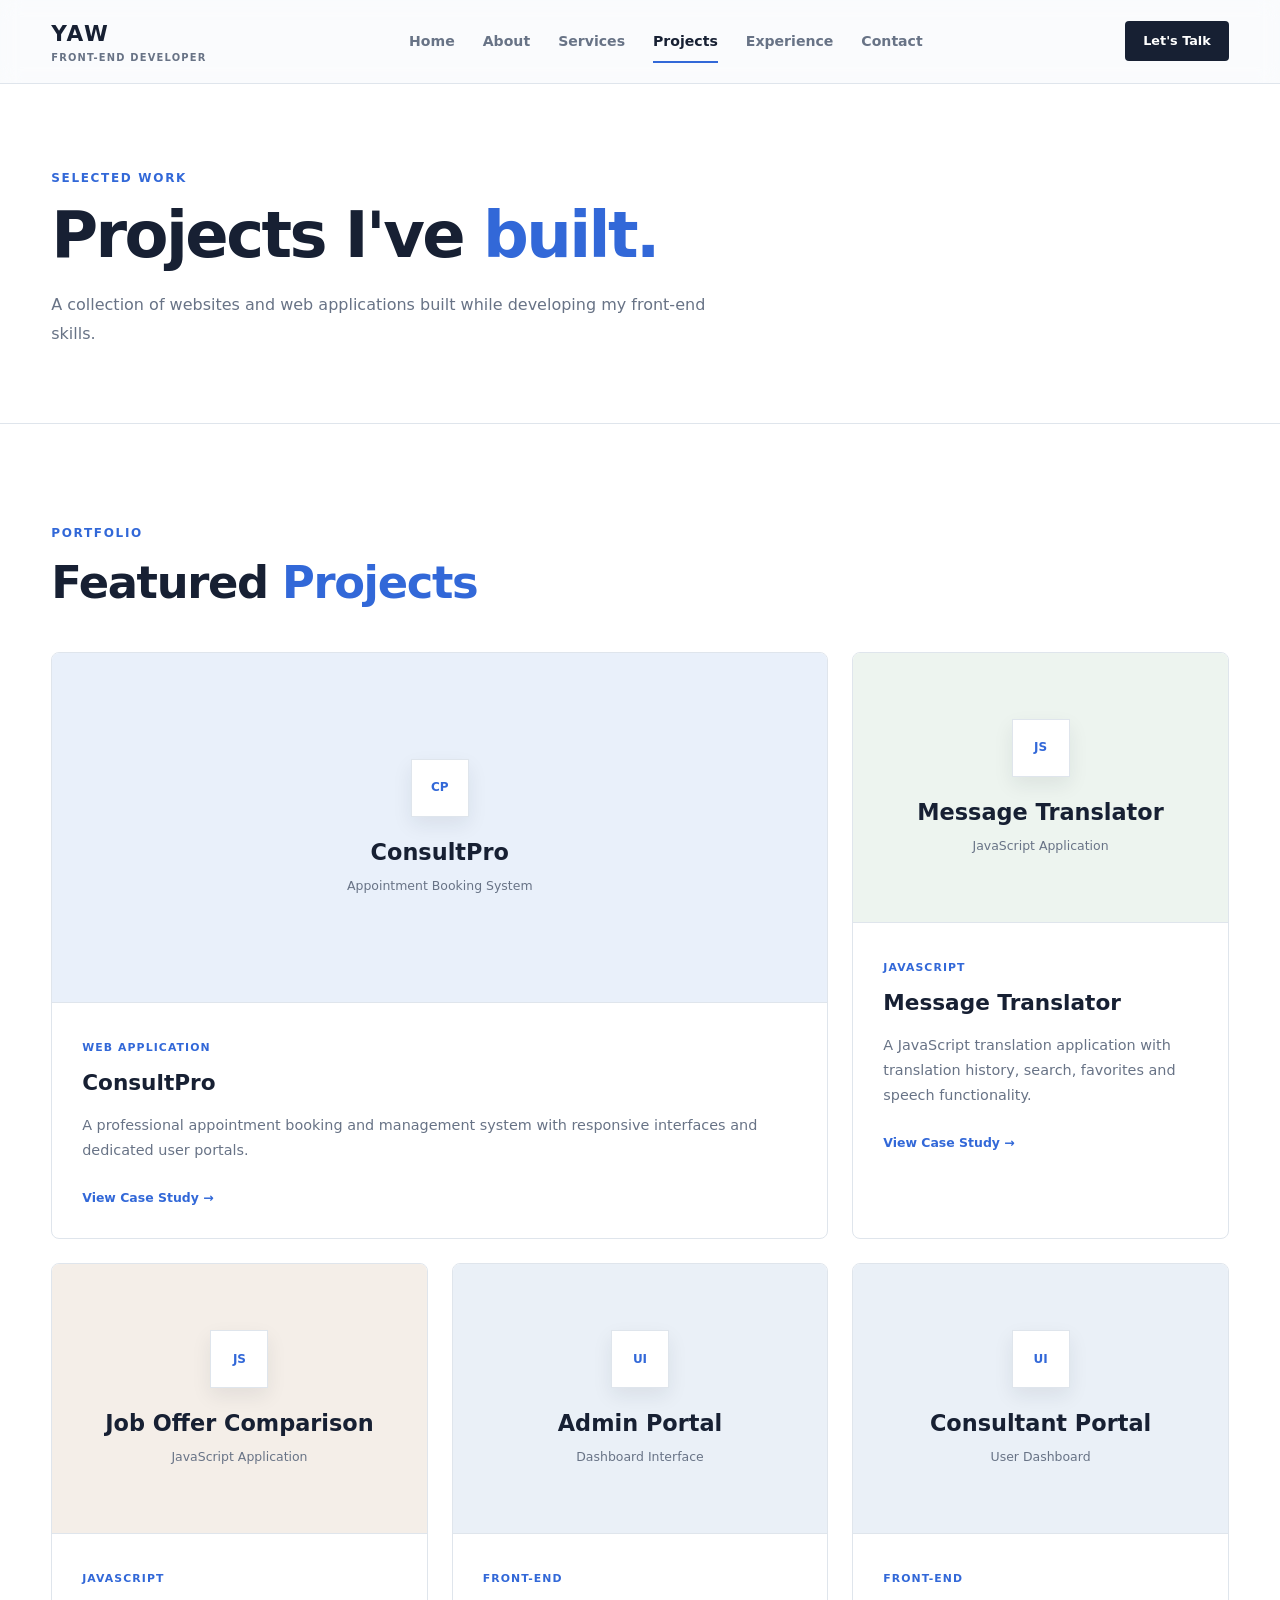
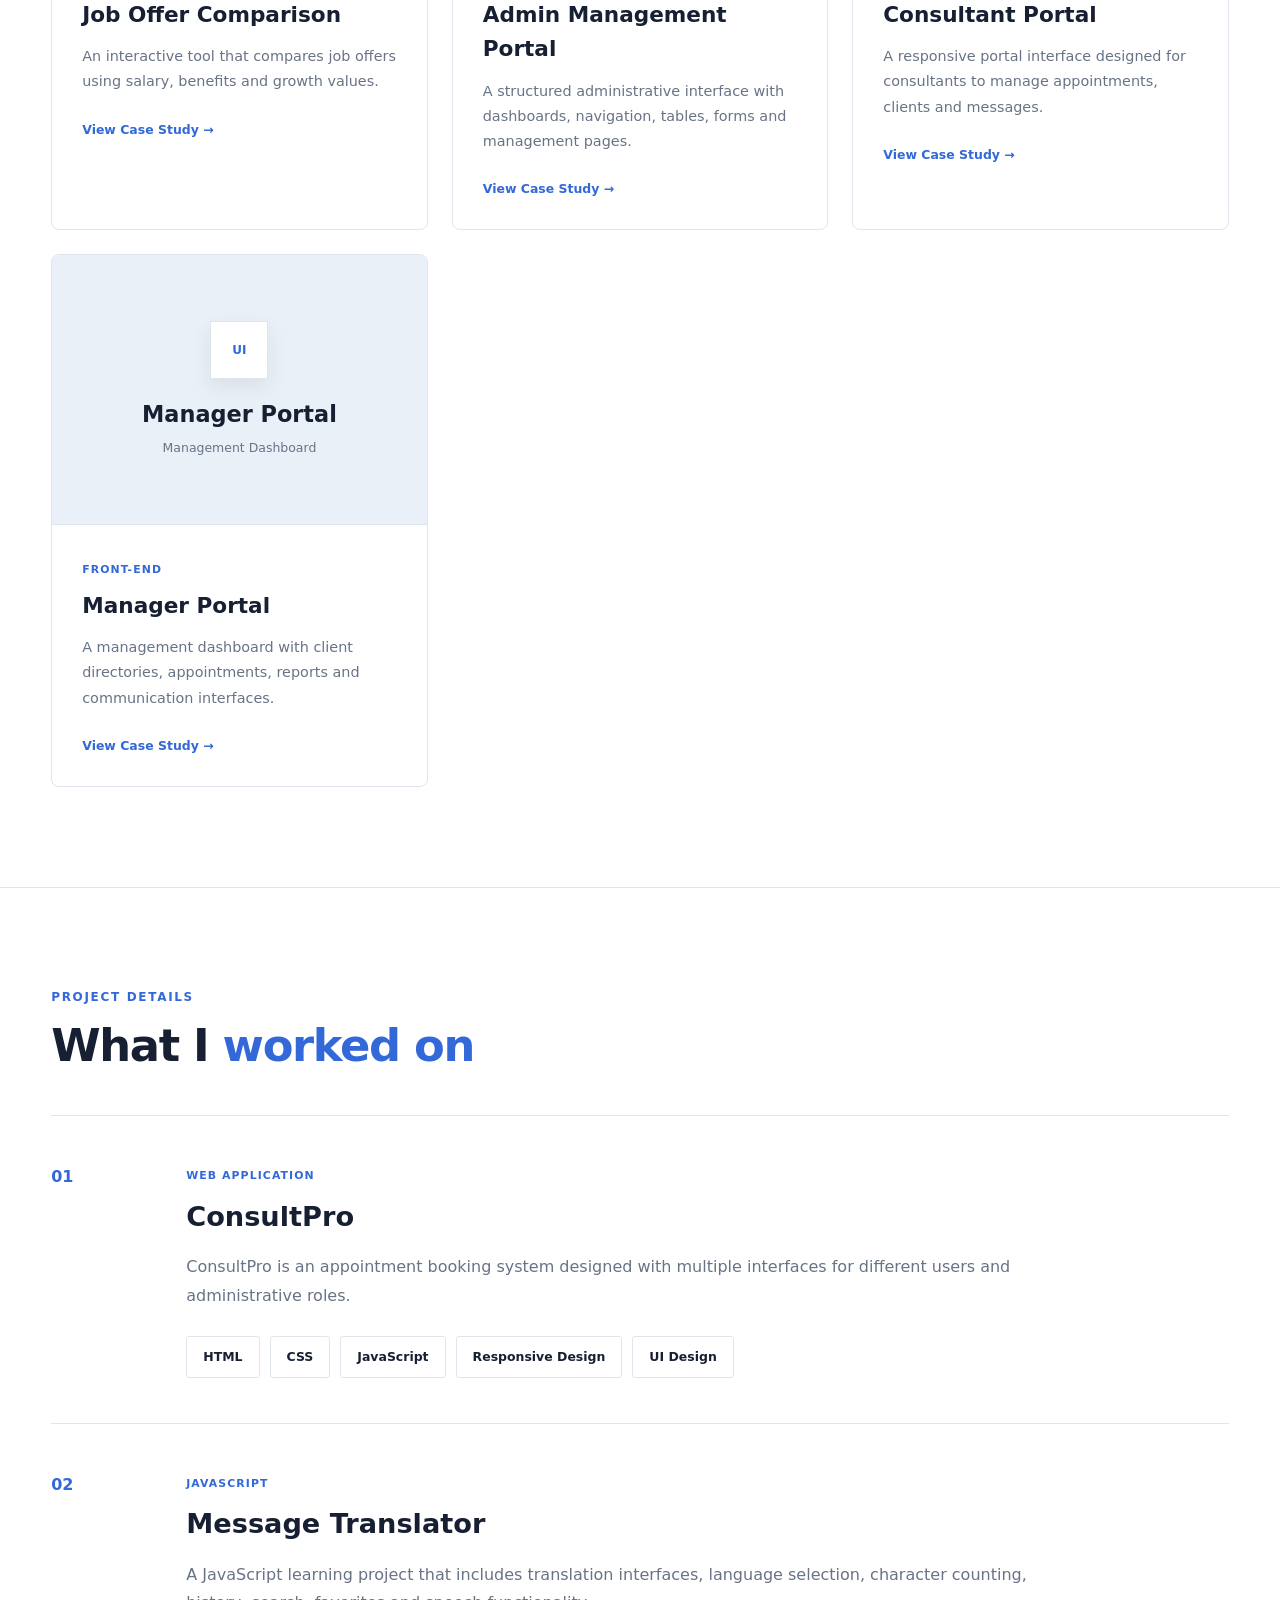
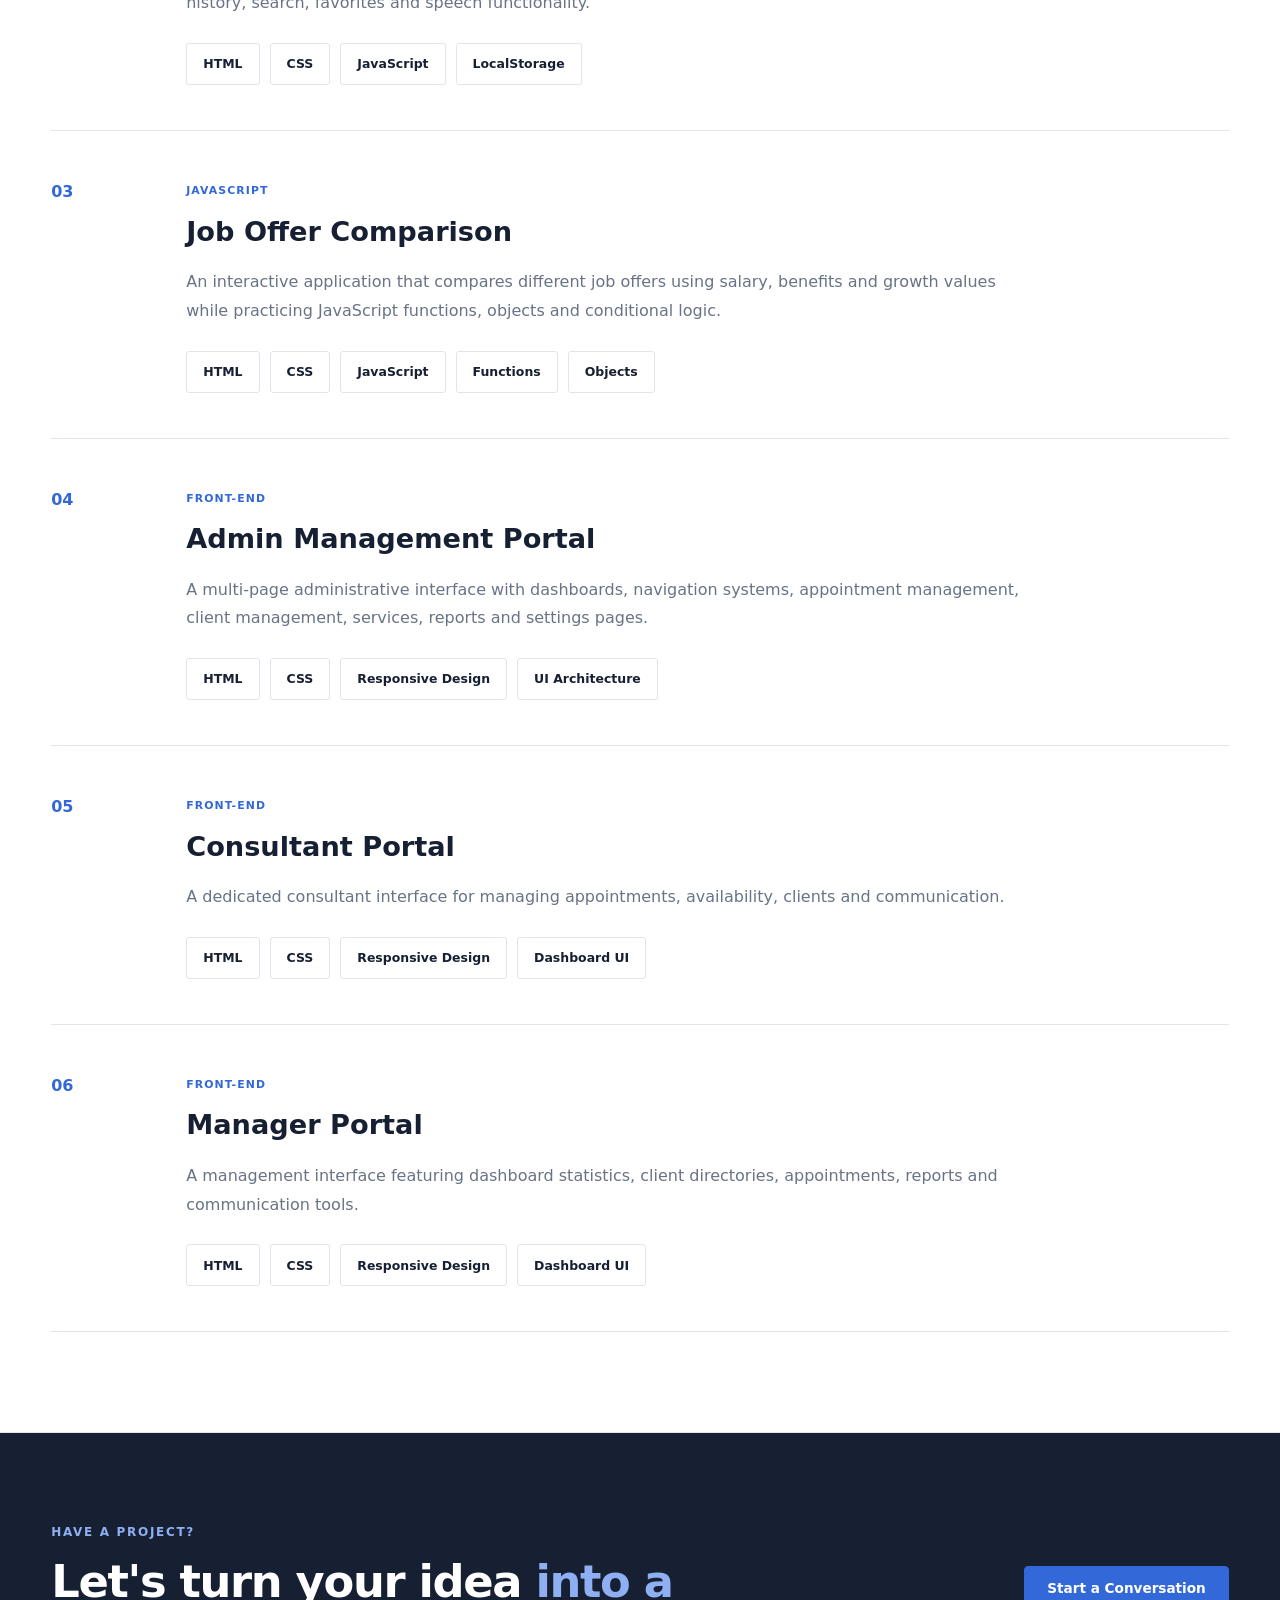
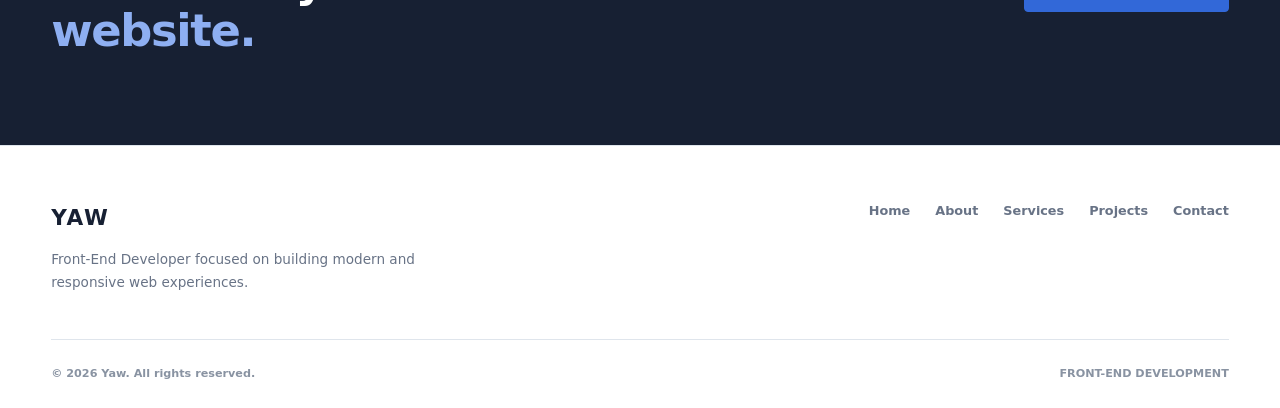
<file: projects/index.html>
<!DOCTYPE html>

<html lang="en">

<head>
    <meta charset="UTF-8">
    <meta name="viewport" content="width=device-width, initial-scale=1.0">

    <!-- 🔍 1. Core SEO (Google & Recruiter Search Setup) -->
    <title>Yaw | Frontend Developer | HTML, CSS &amp; JavaScript Specialist</title>
    <meta name="description"
        content="Portfolio of Yaw, a Frontend Developer specializing in semantic HTML, modern CSS layouts, and high-performance vanilla JavaScript solutions.">
    <meta name="keywords"
        content="Frontend Developer, Web Developer, HTML5, CSS3, JavaScript, Vanilla JS, Responsive Design, Web Performance, UI Developer">
    <meta name="author" content="Yaw">
    <meta name="robots" content="index, follow">
    <link rel="canonical" href="https://frontend-portfolio-ten-ochre.vercel.app/contact/index.html">

    <!-- 💬 2. Social Media Share Cards (Perfect for LinkedIn & Twitter/X) -->
    <!-- Open Graph (LinkedIn & Facebook) -->
    <meta property="og:type" content="website">
    <meta property="og:url" content="https://frontend-portfolio-ten-ochre.vercel.app/contact/index.html">
    <meta property="og:title" content="Yaw | Frontend Developer Portfolio">
    <meta property="og:description"
        content="Explore responsive web designs, interactive interfaces, and clean, performant vanilla JavaScript architectures. See my latest work.">
    <meta property="og:image" content="https://yaw.comassets/portfolio-preview.jpg">

    <!-- Twitter/X Card -->
    <meta name="twitter:card" content="summary_large_image">
    <meta name="twitter:url" content="https://frontend-portfolio-ten-ochre.vercel.app/contact/index.html">
    <meta name="twitter:title" content="Yaw | Frontend Developer Portfolio">
    <meta name="twitter:description"
        content="Explore responsive web designs, interactive interfaces, and clean, performant vanilla JavaScript architectures. See my latest work.">
    <meta name="twitter:image" content="https://yaw.comassets/portfolio-preview.jpg">

    <!-- 🎨 3. Browser Theme -->
    <link rel="icon" type="image/png" href="/assets/favicon-32x32.png" sizes="32x32">
    <link rel="icon" type="image/svg+xml" href="/assets/favicon.svg">
    <link rel="apple-touch-icon" href="/assets/apple-touch-icon.png">
    <meta name="theme-color" content="#eff2f4">

    <link rel="stylesheet" href="/style.css">
</head>

<body>

    <!-- =========================
    NAVIGATION
========================== -->
    <header class="site-header">

        <div class="container nav-container">

            <a href="../index.html" class="brand">
                <span class="brand-name">YAW</span>
                <span class="brand-subtitle">FRONT-END DEVELOPER</span>
            </a>

            <button class="menu-toggle" type="button" aria-label="Open navigation menu">
                <span></span>
                <span></span>
                <span></span>
            </button>

            <nav class="main-navigation">

                <a href="../index.html">Home</a>
                <a href="../about/index.html">About</a>
                <a href="../services/index.html">Services</a>
                <a href="index.html" class="active">Projects</a>
                <a href="../experience/index.html">Experience</a>
                <a href="../contact/index.html">Contact</a>

            </nav>

            <a href="../contact/index.html" class="nav-button">
                Let's Talk
            </a>

        </div>

    </header>


    <main>

        <!-- =========================
        PAGE HERO
    ========================== -->
        <section class="page-hero">

            <div class="container">

                <p class="section-label">
                    SELECTED WORK
                </p>

                <h1>
                    Projects I've
                    <span>built.</span>
                </h1>

                <p class="page-hero-description">
                    A collection of websites and web applications
                    built while developing my front-end skills.
                </p>

            </div>

        </section>


        <!-- =========================
         PROJECTS
    ========================== -->
        <section class="projects-section">

            <div class="container">

                <div class="section-header">

                    <div>

                        <p class="section-label">
                            PORTFOLIO
                        </p>

                        <h2>
                            Featured <span>Projects</span>
                        </h2>

                    </div>

                </div>


                <div class="projects-grid">

                    <!-- =========================
                    CONSULTPRO
                ========================== -->
                    <article class="project-card project-large">

                        <div class="project-image project-consultpro">

                            <div class="project-preview">

                                <span>
                                    CP
                                </span>

                                <strong>
                                    ConsultPro
                                </strong>

                                <small>
                                    Appointment Booking System
                                </small>

                            </div>

                        </div>


                        <div class="project-info">

                            <div>

                                <span class="project-category">
                                    WEB APPLICATION
                                </span>

                                <h3>
                                    ConsultPro
                                </h3>

                                <p>
                                    A professional appointment booking
                                    and management system with responsive
                                    interfaces and dedicated user portals.
                                </p>

                            </div>

                            <a href="#consultpro">
                                View Case Study →
                            </a>

                        </div>

                    </article>


                    <!-- =========================
                    MESSAGE TRANSLATOR
                ========================== -->
                    <article class="project-card">

                        <div class="project-image project-translator">

                            <div class="project-preview">

                                <span>
                                    JS
                                </span>

                                <strong>
                                    Message Translator
                                </strong>

                                <small>
                                    JavaScript Application
                                </small>

                            </div>

                        </div>


                        <div class="project-info">

                            <div>

                                <span class="project-category">
                                    JAVASCRIPT
                                </span>

                                <h3>
                                    Message Translator
                                </h3>

                                <p>
                                    A JavaScript translation application
                                    with translation history, search,
                                    favorites and speech functionality.
                                </p>

                            </div>

                            <a href="#translator">
                                View Case Study →
                            </a>

                        </div>

                    </article>


                    <!-- =========================
                     JOB COMPARISON
                ========================== -->
                    <article class="project-card">

                        <div class="project-image project-jobs">

                            <div class="project-preview">

                                <span>
                                    JS
                                </span>

                                <strong>
                                    Job Offer Comparison
                                </strong>

                                <small>
                                    JavaScript Application
                                </small>

                            </div>

                        </div>


                        <div class="project-info">

                            <div>

                                <span class="project-category">
                                    JAVASCRIPT
                                </span>

                                <h3>
                                    Job Offer Comparison
                                </h3>

                                <p>
                                    An interactive tool that compares
                                    job offers using salary, benefits
                                    and growth values.
                                </p>

                            </div>

                            <a href="#job-comparison">
                                View Case Study →
                            </a>

                        </div>

                    </article>


                    <!-- =========================
                     APPOINTMENT SYSTEM
                ========================== -->
                    <article class="project-card">

                        <div class="project-image">

                            <div class="project-preview">

                                <span>
                                    UI
                                </span>

                                <strong>
                                    Admin Portal
                                </strong>

                                <small>
                                    Dashboard Interface
                                </small>

                            </div>

                        </div>


                        <div class="project-info">

                            <div>

                                <span class="project-category">
                                    FRONT-END
                                </span>

                                <h3>
                                    Admin Management Portal
                                </h3>

                                <p>
                                    A structured administrative interface
                                    with dashboards, navigation, tables,
                                    forms and management pages.
                                </p>

                            </div>

                            <a href="#admin-portal">
                                View Case Study →
                            </a>

                        </div>

                    </article>


                    <!-- =========================
                     CONSULTANT PORTAL
                ========================== -->
                    <article class="project-card">

                        <div class="project-image">

                            <div class="project-preview">

                                <span>
                                    UI
                                </span>

                                <strong>
                                    Consultant Portal
                                </strong>

                                <small>
                                    User Dashboard
                                </small>

                            </div>

                        </div>


                        <div class="project-info">

                            <div>

                                <span class="project-category">
                                    FRONT-END
                                </span>

                                <h3>
                                    Consultant Portal
                                </h3>

                                <p>
                                    A responsive portal interface designed
                                    for consultants to manage appointments,
                                    clients and messages.
                                </p>

                            </div>

                            <a href="#consultant-portal">
                                View Case Study →
                            </a>

                        </div>

                    </article>


                    <!-- =========================
                     MANAGER PORTAL
                ========================== -->
                    <article class="project-card">

                        <div class="project-image">

                            <div class="project-preview">

                                <span>
                                    UI
                                </span>

                                <strong>
                                    Manager Portal
                                </strong>

                                <small>
                                    Management Dashboard
                                </small>

                            </div>

                        </div>


                        <div class="project-info">

                            <div>

                                <span class="project-category">
                                    FRONT-END
                                </span>

                                <h3>
                                    Manager Portal
                                </h3>

                                <p>
                                    A management dashboard with client
                                    directories, appointments, reports
                                    and communication interfaces.
                                </p>

                            </div>

                            <a href="#manager-portal">
                                View Case Study →
                            </a>

                        </div>

                    </article>

                </div>

            </div>

        </section>


        <!-- =========================
         PROJECT DETAILS
    ========================== -->
        <section class="about-section">

            <div class="container">

                <div class="section-header">

                    <div>

                        <p class="section-label">
                            PROJECT DETAILS
                        </p>

                        <h2>
                            What I <span>worked on</span>
                        </h2>

                    </div>

                </div>


                <!-- CONSULTPRO -->
                <article class="project-detail" id="consultpro">

                    <div class="project-detail-number">
                        01
                    </div>

                    <div class="project-detail-content">

                        <span class="project-category">
                            WEB APPLICATION
                        </span>

                        <h3>
                            ConsultPro
                        </h3>

                        <p>
                            ConsultPro is an appointment booking system
                            designed with multiple interfaces for different
                            users and administrative roles.
                        </p>

                        <div class="skills-list">

                            <span>HTML</span>
                            <span>CSS</span>
                            <span>JavaScript</span>
                            <span>Responsive Design</span>
                            <span>UI Design</span>

                        </div>

                    </div>

                </article>


                <!-- TRANSLATOR -->
                <article class="project-detail" id="translator">

                    <div class="project-detail-number">
                        02
                    </div>

                    <div class="project-detail-content">

                        <span class="project-category">
                            JAVASCRIPT
                        </span>

                        <h3>
                            Message Translator
                        </h3>

                        <p>
                            A JavaScript learning project that includes
                            translation interfaces, language selection,
                            character counting, history, search,
                            favorites and speech functionality.
                        </p>

                        <div class="skills-list">

                            <span>HTML</span>
                            <span>CSS</span>
                            <span>JavaScript</span>
                            <span>LocalStorage</span>

                        </div>

                    </div>

                </article>


                <!-- JOB COMPARISON -->
                <article class="project-detail" id="job-comparison">

                    <div class="project-detail-number">
                        03
                    </div>

                    <div class="project-detail-content">

                        <span class="project-category">
                            JAVASCRIPT
                        </span>

                        <h3>
                            Job Offer Comparison
                        </h3>

                        <p>
                            An interactive application that compares
                            different job offers using salary, benefits
                            and growth values while practicing JavaScript
                            functions, objects and conditional logic.
                        </p>

                        <div class="skills-list">

                            <span>HTML</span>
                            <span>CSS</span>
                            <span>JavaScript</span>
                            <span>Functions</span>
                            <span>Objects</span>

                        </div>

                    </div>

                </article>


                <!-- ADMIN PORTAL -->
                <article class="project-detail" id="admin-portal">

                    <div class="project-detail-number">
                        04
                    </div>

                    <div class="project-detail-content">

                        <span class="project-category">
                            FRONT-END
                        </span>

                        <h3>
                            Admin Management Portal
                        </h3>

                        <p>
                            A multi-page administrative interface with
                            dashboards, navigation systems, appointment
                            management, client management, services,
                            reports and settings pages.
                        </p>

                        <div class="skills-list">

                            <span>HTML</span>
                            <span>CSS</span>
                            <span>Responsive Design</span>
                            <span>UI Architecture</span>

                        </div>

                    </div>

                </article>


                <!-- CONSULTANT PORTAL -->
                <article class="project-detail" id="consultant-portal">

                    <div class="project-detail-number">
                        05
                    </div>

                    <div class="project-detail-content">

                        <span class="project-category">
                            FRONT-END
                        </span>

                        <h3>
                            Consultant Portal
                        </h3>

                        <p>
                            A dedicated consultant interface for managing
                            appointments, availability, clients and
                            communication.
                        </p>

                        <div class="skills-list">

                            <span>HTML</span>
                            <span>CSS</span>
                            <span>Responsive Design</span>
                            <span>Dashboard UI</span>

                        </div>

                    </div>

                </article>


                <!-- MANAGER PORTAL -->
                <article class="project-detail" id="manager-portal">

                    <div class="project-detail-number">
                        06
                    </div>

                    <div class="project-detail-content">

                        <span class="project-category">
                            FRONT-END
                        </span>

                        <h3>
                            Manager Portal
                        </h3>

                        <p>
                            A management interface featuring dashboard
                            statistics, client directories, appointments,
                            reports and communication tools.
                        </p>

                        <div class="skills-list">

                            <span>HTML</span>
                            <span>CSS</span>
                            <span>Responsive Design</span>
                            <span>Dashboard UI</span>

                        </div>

                    </div>

                </article>

            </div>

        </section>


        <!-- =========================
         CTA
    ========================== -->
        <section class="cta-section">

            <div class="container cta-container">

                <div>

                    <p class="section-label">
                        HAVE A PROJECT?
                    </p>

                    <h2>
                        Let's turn your idea
                        <span>into a website.</span>
                    </h2>

                </div>

                <a href="../contact/index.html" class="button button-primary">
                    Start a Conversation
                </a>

            </div>

        </section>

    </main>


    <!-- =========================
     FOOTER
========================== -->
    <footer class="site-footer">

        <div class="container footer-container">

            <div class="footer-brand">

                <span class="brand-name">
                    YAW
                </span>

                <p>
                    Front-End Developer focused on building
                    modern and responsive web experiences.
                </p>

            </div>


            <div class="footer-links">

                <a href="../index.html">
                    Home
                </a>

                <a href="../about/index.html">
                    About
                </a>

                <a href="../services/index.html">
                    Services
                </a>

                <a href="index.html">
                    Projects
                </a>

                <a href="../contact/index.html">
                    Contact
                </a>

            </div>


            <div class="footer-bottom">

                <span>
                    © 2026 Yaw. All rights reserved.
                </span>

                <span>
                    FRONT-END DEVELOPMENT
                </span>

            </div>

        </div>

    </footer>

    <script src="/script.js"></script>
</body>

</html>
</file>
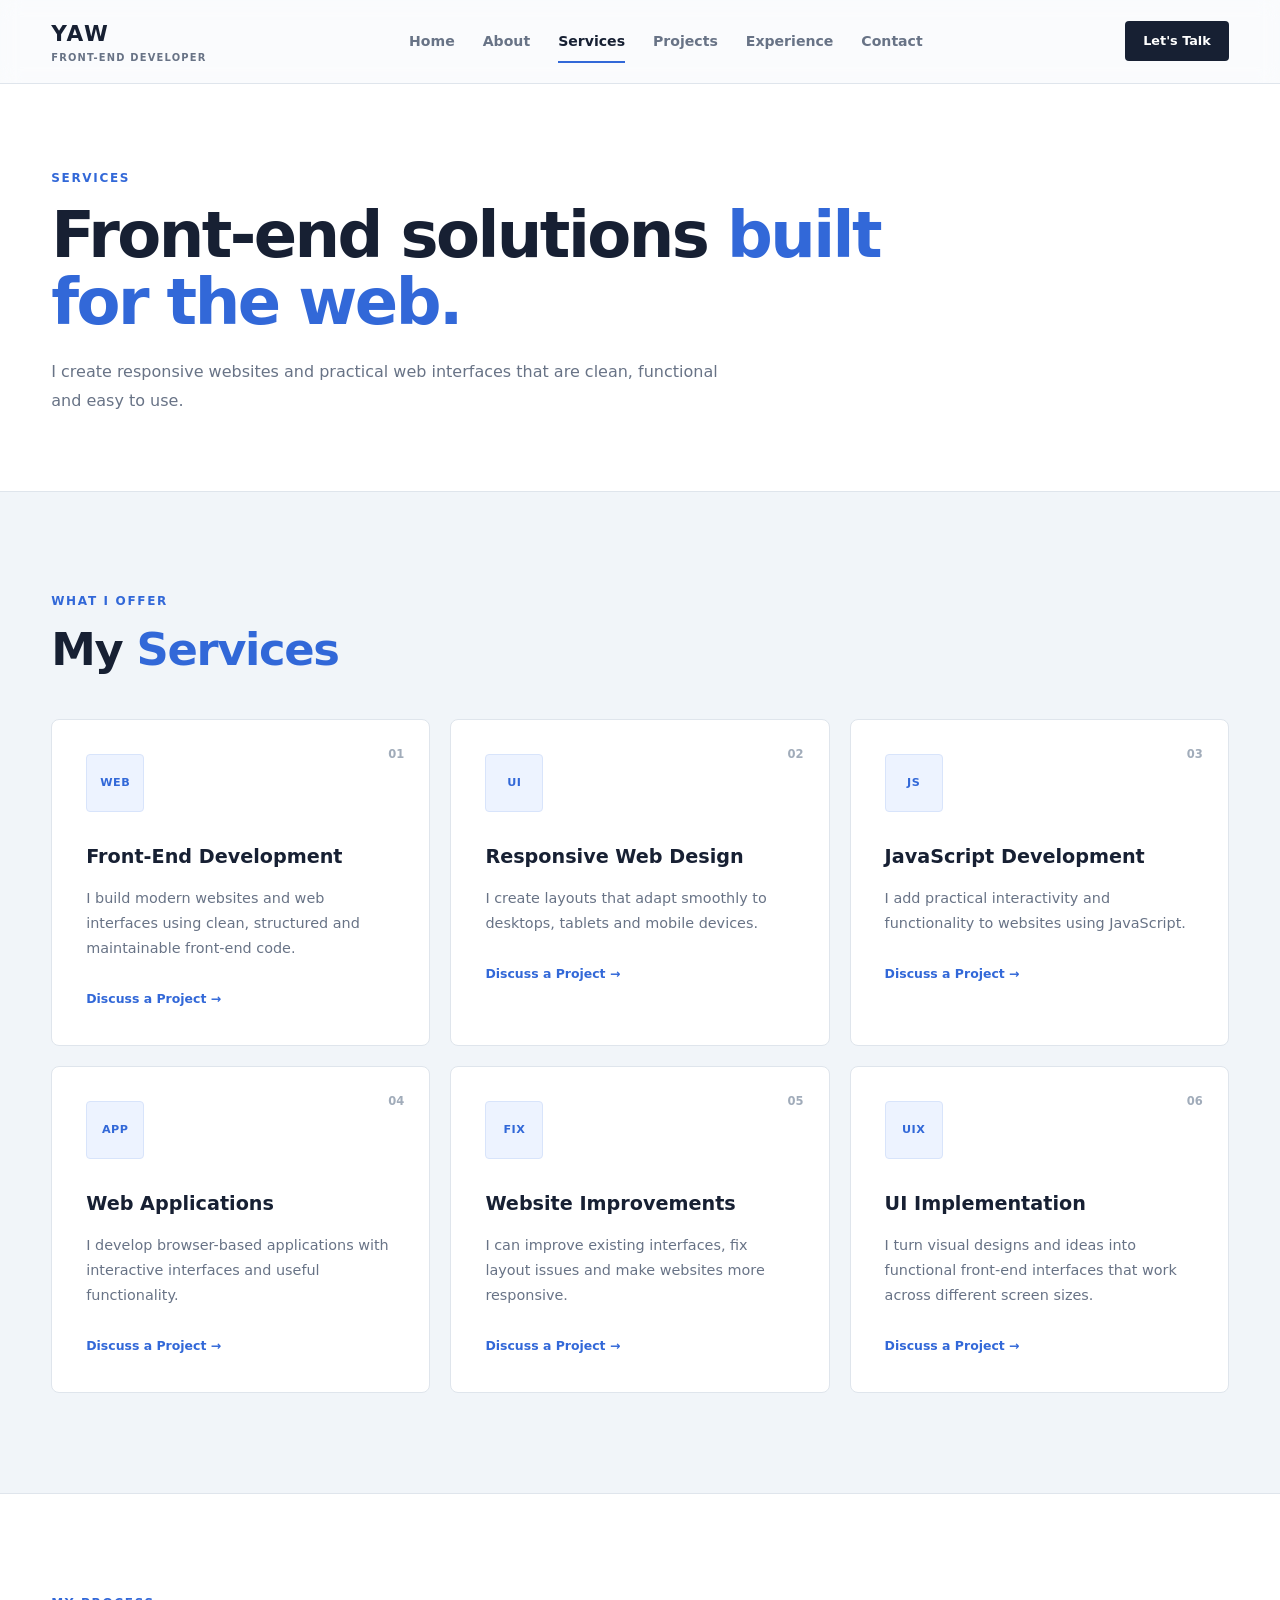
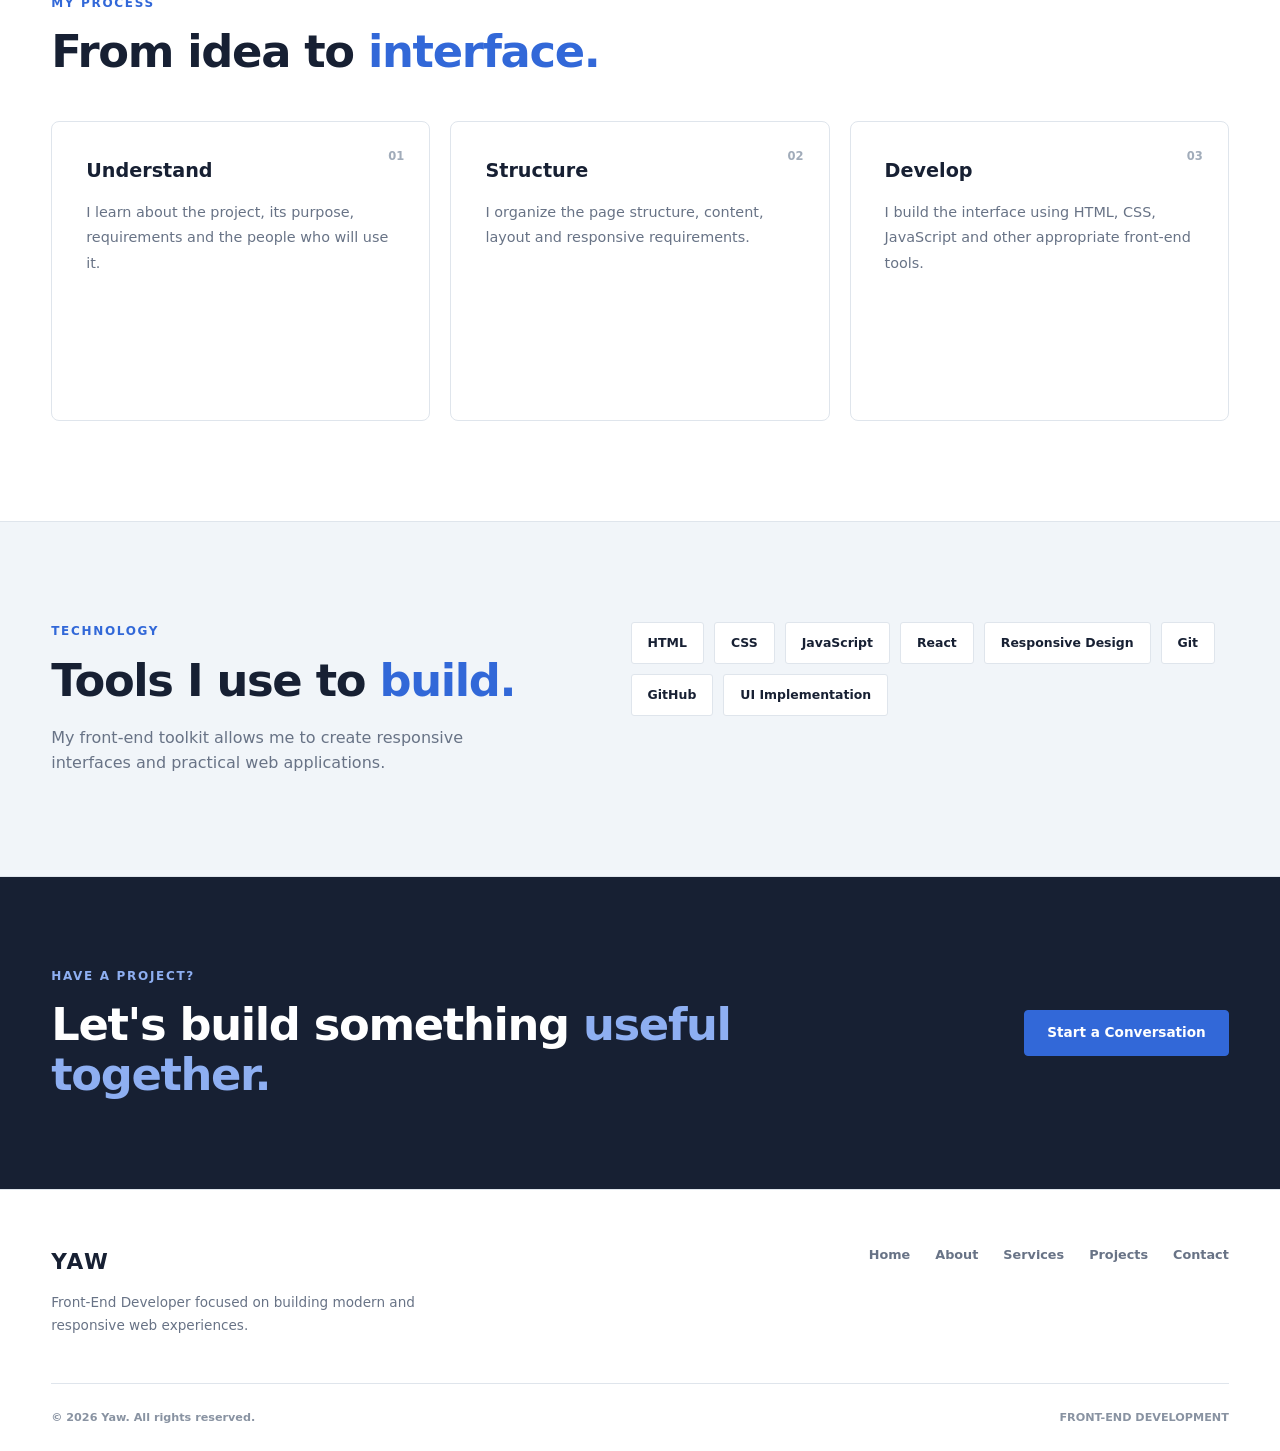
<file: services/index.html>
<!DOCTYPE html>

<html lang="en">

<head>
    <meta charset="UTF-8">
    <meta name="viewport" content="width=device-width, initial-scale=1.0">

    <!-- 🔍 1. Core SEO (Google & Recruiter Search Setup) -->
    <title>Yaw | Frontend Developer | HTML, CSS &amp; JavaScript Specialist</title>
    <meta name="description"
        content="Portfolio of Your Name, a Frontend Developer specializing in semantic HTML, modern CSS layouts, and high-performance vanilla JavaScript solutions.">
    <meta name="keywords"
        content="Frontend Developer, Web Developer, HTML5, CSS3, JavaScript, Vanilla JS, Responsive Design, Web Performance, UI Developer">
    <meta name="author" content="Yaw">
    <meta name="robots" content="index, follow">
    <link rel="canonical" href="https://frontend-portfolio-ten-ochre.vercel.app/contact/index.html">

    <!-- 💬 2. Social Media Share Cards (Perfect for LinkedIn & Twitter/X) -->
    <!-- Open Graph (LinkedIn & Facebook) -->
    <meta property="og:type" content="website">
    <meta property="og:url" content="https://frontend-portfolio-ten-ochre.vercel.app/contact/index.html">
    <meta property="og:title" content="Yaw | Frontend Developer Portfolio">
    <meta property="og:description"
        content="Explore responsive web designs, interactive interfaces, and clean, performant vanilla JavaScript architectures. See my latest work.">
    <meta property="og:image" content="https://yaw.comassets/portfolio-preview.jpg">

    <!-- Twitter/X Card -->
    <meta name="twitter:card" content="summary_large_image">
    <meta name="twitter:url" content="https://frontend-portfolio-ten-ochre.vercel.app/contact/index.html">
    <meta name="twitter:title" content="Yaw | Frontend Developer Portfolio">
    <meta name="twitter:description"
        content="Explore responsive web designs, interactive interfaces, and clean, performant vanilla JavaScript architectures. See my latest work.">
    <meta name="twitter:image" content="https://yaw.comassets/portfolio-preview.jpg">

    <!-- 🎨 3. Browser Theme -->
    <link rel="icon" type="image/png" href="/assets/favicon-32x32.png" sizes="32x32">
    <link rel="icon" type="image/svg+xml" href="/assets/favicon.svg">
    <link rel="apple-touch-icon" href="/assets/apple-touch-icon.png">
    <meta name="theme-color" content="#eff2f4">

    <link rel="stylesheet" href="/style.css">
</head>

<body>

    <!-- =========================
    NAVIGATION
========================== -->
    <header class="site-header">

        <div class="container nav-container">

            <a href="../index.html" class="brand">
                <span class="brand-name">YAW</span>
                <span class="brand-subtitle">FRONT-END DEVELOPER</span>
            </a>

            <button class="menu-toggle" type="button" aria-label="Open navigation menu">
                <span></span>
                <span></span>
                <span></span>
            </button>

            <nav class="main-navigation">

                <a href="../index.html">Home</a>
                <a href="../about/index.html">About</a>
                <a href="index.html" class="active">Services</a>
                <a href="../projects/index.html">Projects</a>
                <a href="../experience/index.html">Experience</a>
                <a href="../contact/index.html">Contact</a>

            </nav>

            <a href="../contact/index.html" class="nav-button">
                Let's Talk
            </a>

        </div>

    </header>


    <main>

        <!-- =========================
         PAGE HERO
    ========================== -->
        <section class="page-hero">

            <div class="container">

                <p class="section-label">
                    SERVICES
                </p>

                <h1>
                    Front-end solutions
                    <span>built for the web.</span>
                </h1>

                <p class="page-hero-description">
                    I create responsive websites and practical web
                    interfaces that are clean, functional and easy to use.
                </p>

            </div>

        </section>


        <!-- =========================
         SERVICES
    ========================== -->
        <section class="services-section">

            <div class="container">

                <div class="section-header">

                    <div>

                        <p class="section-label">
                            WHAT I OFFER
                        </p>

                        <h2>
                            My <span>Services</span>
                        </h2>

                    </div>

                </div>


                <div class="services-grid">

                    <!-- SERVICE 01 -->
                    <article class="service-card">

                        <span class="service-number">
                            01
                        </span>

                        <div class="service-icon">
                            WEB
                        </div>

                        <h3>
                            Front-End Development
                        </h3>

                        <p>
                            I build modern websites and web interfaces
                            using clean, structured and maintainable
                            front-end code.
                        </p>

                        <a href="../contact/index.html">
                            Discuss a Project →
                        </a>

                    </article>


                    <!-- SERVICE 02 -->
                    <article class="service-card">

                        <span class="service-number">
                            02
                        </span>

                        <div class="service-icon">
                            UI
                        </div>

                        <h3>
                            Responsive Web Design
                        </h3>

                        <p>
                            I create layouts that adapt smoothly to
                            desktops, tablets and mobile devices.
                        </p>

                        <a href="../contact/index.html">
                            Discuss a Project →
                        </a>

                    </article>


                    <!-- SERVICE 03 -->
                    <article class="service-card">

                        <span class="service-number">
                            03
                        </span>

                        <div class="service-icon">
                            JS
                        </div>

                        <h3>
                            JavaScript Development
                        </h3>

                        <p>
                            I add practical interactivity and functionality
                            to websites using JavaScript.
                        </p>

                        <a href="../contact/index.html">
                            Discuss a Project →
                        </a>

                    </article>


                    <!-- SERVICE 04 -->
                    <article class="service-card">

                        <span class="service-number">
                            04
                        </span>

                        <div class="service-icon">
                            APP
                        </div>

                        <h3>
                            Web Applications
                        </h3>

                        <p>
                            I develop browser-based applications with
                            interactive interfaces and useful functionality.
                        </p>

                        <a href="../contact/index.html">
                            Discuss a Project →
                        </a>

                    </article>


                    <!-- SERVICE 05 -->
                    <article class="service-card">

                        <span class="service-number">
                            05
                        </span>

                        <div class="service-icon">
                            FIX
                        </div>

                        <h3>
                            Website Improvements
                        </h3>

                        <p>
                            I can improve existing interfaces, fix layout
                            issues and make websites more responsive.
                        </p>

                        <a href="../contact/index.html">
                            Discuss a Project →
                        </a>

                    </article>


                    <!-- SERVICE 06 -->
                    <article class="service-card">

                        <span class="service-number">
                            06
                        </span>

                        <div class="service-icon">
                            UIX
                        </div>

                        <h3>
                            UI Implementation
                        </h3>

                        <p>
                            I turn visual designs and ideas into
                            functional front-end interfaces that work
                            across different screen sizes.
                        </p>

                        <a href="../contact/index.html">
                            Discuss a Project →
                        </a>

                    </article>

                </div>

            </div>

        </section>


        <!-- =========================
         PROCESS
    ========================== -->
        <section class="about-section">

            <div class="container">

                <div class="section-header">

                    <div>

                        <p class="section-label">
                            MY PROCESS
                        </p>

                        <h2>
                            From idea to
                            <span>interface.</span>
                        </h2>

                    </div>

                </div>


                <div class="services-grid">

                    <article class="service-card">

                        <span class="service-number">
                            01
                        </span>

                        <h3>
                            Understand
                        </h3>

                        <p>
                            I learn about the project, its purpose,
                            requirements and the people who will use it.
                        </p>

                    </article>


                    <article class="service-card">

                        <span class="service-number">
                            02
                        </span>

                        <h3>
                            Structure
                        </h3>

                        <p>
                            I organize the page structure, content,
                            layout and responsive requirements.
                        </p>

                    </article>


                    <article class="service-card">

                        <span class="service-number">
                            03
                        </span>

                        <h3>
                            Develop
                        </h3>

                        <p>
                            I build the interface using HTML, CSS,
                            JavaScript and other appropriate front-end tools.
                        </p>

                    </article>

                </div>

            </div>

        </section>


        <!-- =========================
         TECHNOLOGIES
    ========================== -->
        <section class="skills-section">

            <div class="container two-column">

                <div>

                    <p class="section-label">
                        TECHNOLOGY
                    </p>

                    <h2>
                        Tools I use to
                        <span>build.</span>
                    </h2>

                    <p class="section-description">
                        My front-end toolkit allows me to create
                        responsive interfaces and practical web
                        applications.
                    </p>

                </div>


                <div class="skills-list">

                    <span>HTML</span>
                    <span>CSS</span>
                    <span>JavaScript</span>
                    <span>React</span>
                    <span>Responsive Design</span>
                    <span>Git</span>
                    <span>GitHub</span>
                    <span>UI Implementation</span>

                </div>

            </div>

        </section>


        <!-- =========================
         CTA
    ========================== -->
        <section class="cta-section">

            <div class="container cta-container">

                <div>

                    <p class="section-label">
                        HAVE A PROJECT?
                    </p>

                    <h2>
                        Let's build something
                        <span>useful together.</span>
                    </h2>

                </div>

                <a href="../contact/index.html" class="button button-primary">
                    Start a Conversation
                </a>

            </div>

        </section>

    </main>


    <!-- =========================
     FOOTER
========================== -->
    <footer class="site-footer">

        <div class="container footer-container">

            <div class="footer-brand">

                <span class="brand-name">
                    YAW
                </span>

                <p>
                    Front-End Developer focused on building
                    modern and responsive web experiences.
                </p>

            </div>


            <div class="footer-links">

                <a href="../index.html">
                    Home
                </a>

                <a href="../about/index.html">
                    About
                </a>

                <a href="index.html">
                    Services
                </a>

                <a href="../projects/index.html">
                    Projects
                </a>

                <a href="../contact/index.html">
                    Contact
                </a>

            </div>


            <div class="footer-bottom">

                <span>
                    © 2026 Yaw. All rights reserved.
                </span>

                <span>
                    FRONT-END DEVELOPMENT
                </span>

            </div>

        </div>

    </footer>

    <script src="/script.js"></script>
</body>

</html>
</file>
<file: style.css>
/* =========================================
VARIABLES
========================================= */

:root {
    --background: #f7f9fc;
    --background-light: #ffffff;
    --card: #ffffff;
    --card-hover: #f1f5fa;

    --border: #dfe5ec;

    --text: #172033;
    --text-muted: #687386;

    --accent: #3268d8;
    --accent-light: #4b7de5;

    --code-background: #172033;
    --code-text: #dce6f5;

    --container: 1200px;
}

/* =========================================
RESET
========================================= */

* {
    margin: 0;
    padding: 0;
    box-sizing: border-box;
}

html {
    scroll-behavior: smooth;
}

body {
    font-family: system-ui, -apple-system, BlinkMacSystemFont, 'Segoe UI', Roboto, Oxygen, Ubuntu, Cantarell, 'Open Sans', 'Helvetica Neue', sans-serif;
    background: #f7f9fc;
    color: #172033;
    line-height: 1.6;
    overflow-x: hidden;
}

/* =========================================
GENERAL
========================================= */

a {
    color: inherit;
    text-decoration: none;
}

img {
    max-width: 100%;
    display: block;
}

button,
input,
textarea {
    font-family: inherit;
}

.container {
    width: min(92%, var(--container));
    margin: 0 auto;
}

.section-label {
    color: var(--accent);
    font-size: 0.75rem;
    font-weight: 700;
    letter-spacing: 0.14em;
    margin-bottom: 14px;
}

.section-description {
    color: var(--text-muted);
    max-width: 560px;
    margin-top: 20px;
}

.text-link {
    color: var(--accent);
    font-size: 0.9rem;
    font-weight: 700;
    transition: 0.2s ease;
}

.text-link:hover {
    color: var(--accent-light);
}

/* =========================================
HEADER
========================================= */

.site-header {
    position: sticky;
    top: 0;
    z-index: 1000;

    background: rgba(255, 255, 255, 0.4);
    border-bottom: 1px solid var(--border);

    -webkit-backdrop-filter: blur(10px);
    backdrop-filter: blur(10px);
}

.nav-container {
    min-height: 78px;

    display: flex;
    align-items: center;
    justify-content: space-between;

    gap: 30px;
}

/* BRAND */

.brand {
    display: flex;
    flex-direction: column;
    flex-shrink: 0;
}

.brand-name {
    color: var(--text);

    font-size: 1.35rem;
    font-weight: 800;

    letter-spacing: 0.08em;
}

.brand-subtitle {
    color: var(--text-muted);

    font-size: 0.62rem;
    font-weight: 700;

    letter-spacing: 0.12em;
    margin-top: -2px;
}

/* NAVIGATION */

.main-navigation {
    display: flex;
    align-items: center;
    gap: 28px;
}

.main-navigation a {
    position: relative;

    color: var(--text-muted);

    font-size: 0.88rem;
    font-weight: 600;

    padding: 30px 0;

    transition: color 0.2s ease;
}

.main-navigation a:hover {
    color: var(--text);
}

.main-navigation a.active {
    color: var(--text);
}

.main-navigation a.active::after {
    content: "";

    position: absolute;
    left: 0;
    right: 0;
    bottom: 20px;

    height: 2px;

    background: var(--accent);
}

/* =========================================
   HAMBURGER MENU
========================================= */

.menu-toggle {
    display: none;

    width: 42px;
    height: 42px;

    padding: 0;

    background: #ffffff;

    border: 1px solid var(--border);
    border-radius: 4px;

    cursor: pointer;

    align-items: center;
    justify-content: center;

    flex-direction: column;

    gap: 5px;
}


.menu-toggle span {
    display: block;

    width: 19px;
    height: 2px;

    background: var(--text);

    transition: 0.2s ease;
}

/* HEADER BUTTON */

.nav-button {
    display: inline-flex;
    align-items: center;
    justify-content: center;

    min-height: 40px;
    padding: 0 18px;

    background: var(--text);
    color: #ffffff;

    border-radius: 4px;

    font-size: 0.8rem;
    font-weight: 700;

    transition: 0.2s ease;
}

.nav-button:hover {
    background: var(--accent);
}

/* =========================================
BUTTONS
========================================= */

.button {
    display: inline-flex;

    align-items: center;
    justify-content: center;

    min-height: 46px;

    padding: 0 22px;

    border-radius: 4px;

    font-size: 0.85rem;
    font-weight: 700;

    transition: 0.2s ease;
}

.button-primary {
    background: var(--accent);
    color: #ffffff;

    border: 1px solid var(--accent);
}

.button-primary:hover {
    background: var(--accent-light);
    border-color: var(--accent-light);
}

.button-secondary {
    background: #ffffff;
    color: var(--text);

    border: 1px solid var(--border);
}

.button-secondary:hover {
    background: var(--card-hover);
    border-color: #cbd4df;
}

/* =========================================
HERO
========================================= */

.hero-section {
    background: #ffffff;

    padding: 110px 0 90px;

    border-bottom: 1px solid var(--border);
}

.hero-container {
    display: grid;

    grid-template-columns: 1fr 1fr;

    align-items: center;

    gap: 70px;
}

.hero-content h1 {
    max-width: 700px;

    font-size: clamp(3rem, 5vw, 5rem);

    line-height: 1.03;

    letter-spacing: -0.04em;

    margin-bottom: 28px;
}

.hero-content h1 span,
.page-hero h1 span,
.section-heading h2 span,
.section-header h2 span,
.skills-section h2 span,
.cta-section h2 span {
    color: var(--accent);
}

.hero-description {
    max-width: 620px;

    color: var(--text-muted);

    font-size: 1.05rem;

    line-height: 1.8;

    margin-bottom: 34px;
}

.hero-actions {
    display: flex;

    flex-wrap: wrap;

    gap: 12px;
}

/* =========================================
CODE CARD
========================================= */

.hero-visual {
    display: flex;
    justify-content: flex-end;
}

.code-card {
    width: 100%;
    max-width: 520px;

    min-height: 500px;

    background: var(--code-background);

    border-radius: 8px;

    overflow: hidden;

    box-shadow: 0 20px 50px rgba(23, 32, 51, 0.14);
}

.code-header {
    min-height: 46px;

    padding: 0 18px;

    display: flex;
    align-items: center;
    gap: 14px;

    background: #202c42;

    color: #aebbd0;

    font-size: 0.78rem;
}

.code-dots {
    display: flex;
    gap: 6px;
}

.code-dots span {
    width: 9px;
    height: 9px;

    border-radius: 50%;

    background: #78869b;
}

.code-content {
    padding: 30px;

    color: var(--code-text);

    font-family: "Courier New", monospace;

    font-size: 0.88rem;

    line-height: 2;
}

.code-content p {
    margin-bottom: 4px;
}

.code-indent {
    padding-left: 24px;
}

.code-tag {
    color: #79a9ff;
}

.code-attribute {
    color: #e6a86b;
}

.code-value {
    color: #8dcf9b;
}

/* =========================================
PAGE HERO
========================================= */

.page-hero {
    background: #ffffff;

    padding: 85px 0 75px;

    border-bottom: 1px solid var(--border);
}

.page-hero h1 {
    max-width: 850px;

    font-size: clamp(2.7rem, 5vw, 4.5rem);

    line-height: 1.05;

    letter-spacing: -0.04em;

    margin-bottom: 22px;
}

.page-hero-description {
    max-width: 680px;

    color: var(--text-muted);

    font-size: 1rem;

    line-height: 1.8;
}

/* =========================================
STATS
========================================= */

.stats-section {
    background: #ffffff;

    border-bottom: 1px solid var(--border);

    padding: 0;
}

.stats-grid {
    display: grid;

    grid-template-columns: repeat(4, 1fr);
}

.stat-card {
    min-height: 150px;

    padding: 30px 25px;

    display: flex;
    flex-direction: column;
    justify-content: center;

    border-right: 1px solid var(--border);
}

.stat-card:last-child {
    border-right: 0;
}

.stat-card strong {
    color: var(--text);

    font-size: 2rem;

    line-height: 1;

    margin-bottom: 10px;
}

.stat-card span {
    color: var(--text-muted);

    font-size: 0.78rem;

    font-weight: 600;
}

/* =========================================
TWO COLUMN
========================================= */

.two-column {
    display: grid;

    grid-template-columns: 0.9fr 1.1fr;

    gap: 90px;

    align-items: start;
}

.section-heading h2,
.section-header h2,
.skills-section h2,
.cta-section h2 {
    font-size: clamp(2rem, 3.5vw, 3rem);

    line-height: 1.1;

    letter-spacing: -0.03em;
}

.section-content {
    color: var(--text-muted);

    font-size: 1rem;

    line-height: 1.85;
}

.section-content p {
    margin-bottom: 20px;
}

.about-section {
    padding: 100px 0;

    background: #ffffff;

    border-bottom: 1px solid var(--border);
}

/* =========================================
SECTION HEADER
========================================= */

.section-header {
    display: flex;

    align-items: flex-end;
    justify-content: space-between;

    gap: 30px;

    margin-bottom: 45px;
}

/* =========================================
SERVICES
========================================= */

.services-section {
    padding: 100px 0;

    background: #f1f5f9;

    border-bottom: 1px solid var(--border);
}

.services-grid {
    display: grid;

    grid-template-columns: repeat(3, 1fr);

    gap: 20px;
}

.service-card {
    position: relative;

    background: #ffffff;

    border: 1px solid var(--border);

    padding: 34px;

    min-height: 300px;

    transition:
        transform 0.2s ease,
        border-color 0.2s ease,
        box-shadow 0.2s ease;
    border-radius: 8px;
}

.service-card:hover {
    transform: translateY(-4px);

    border-color: #c6d2e0;

    box-shadow: 0 14px 35px rgba(23, 32, 51, 0.07);
}

.service-number {
    position: absolute;

    top: 25px;
    right: 25px;

    color: #a1acba;

    font-size: 0.72rem;

    font-weight: 700;
}

.service-icon {
    width: 58px;
    height: 58px;

    display: flex;
    align-items: center;
    justify-content: center;

    margin-bottom: 30px;

    background: #edf3ff;

    color: var(--accent);

    border: 1px solid #d8e4fb;

    border-radius: 4px;

    font-size: 0.7rem;

    font-weight: 800;

    letter-spacing: 0.04em;
}

.service-card h3 {
    color: var(--text);

    font-size: 1.2rem;

    margin-bottom: 13px;
}

.service-card p {
    color: var(--text-muted);

    font-size: 0.9rem;

    line-height: 1.75;

    margin-bottom: 24px;
}

.service-card>a {
    color: var(--accent);

    font-size: 0.78rem;

    font-weight: 700;
}

.service-card>a:hover {
    color: var(--accent-light);
}

/* =========================================
PROJECTS
========================================= */

.projects-section {
    padding: 100px 0;

    background: #ffffff;

    border-bottom: 1px solid var(--border);
}

.projects-grid {
    display: grid;

    grid-template-columns: repeat(auto-fit, minmax(340px, 1fr));

    gap: 24px;
}

.project-card {
    overflow: hidden;

    background: #ffffff;

    border: 1px solid var(--border);

    transition:
        transform 0.2s ease,
        box-shadow 0.2s ease;

    border-radius: 8px;
}

.project-card:hover {
    transform: translateY(-4px);

    box-shadow: 0 14px 35px rgba(23, 32, 51, 0.08);
}

.project-large {
    grid-column: span 2;
}

.project-image {
    min-height: 270px;

    display: flex;
    align-items: center;
    justify-content: center;

    background: #eaf0f7;

    border-bottom: 1px solid var(--border);
}

.project-large .project-image {
    min-height: 350px;
}

.project-consultpro {
    background: #e9f0fa;
}

.project-translator {
    background: #edf4ef;
}

.project-jobs {
    background: #f4eee8;
}

.project-preview {
    display: flex;
    flex-direction: column;

    align-items: center;

    text-align: center;
}

.project-preview span {
    width: 58px;
    height: 58px;

    display: flex;
    align-items: center;
    justify-content: center;

    margin-bottom: 18px;

    background: #ffffff;

    border: 1px solid var(--border);

    color: var(--accent);

    font-size: 0.75rem;

    font-weight: 800;

    box-shadow: 0 8px 20px rgba(23, 32, 51, 0.08);
}

.project-preview strong {
    color: var(--text);

    font-size: 1.4rem;

    margin-bottom: 5px;
}

.project-preview small {
    color: var(--text-muted);

    font-size: 0.78rem;
}

.project-info {
    min-height: 230px;

    padding: 30px;

    display: flex;
    flex-direction: column;

    justify-content: space-between;
}

.project-category {
    display: inline-block;

    color: var(--accent);

    font-size: 0.68rem;

    font-weight: 800;

    letter-spacing: 0.1em;

    margin-bottom: 10px;
}

.project-info h3 {
    font-size: 1.35rem;

    margin-bottom: 12px;
}

.project-info p {
    max-width: 700px;

    color: var(--text-muted);

    font-size: 0.9rem;

    line-height: 1.75;
}

.project-info>a {
    align-self: flex-start;

    margin-top: 25px;

    color: var(--accent);

    font-size: 0.78rem;

    font-weight: 700;
}

.project-info>a:hover {
    color: var(--accent-light);
}

/* =========================================
PROJECT DETAILS
========================================= */

.project-detail {
    display: grid;

    grid-template-columns: 100px 1fr;

    gap: 35px;

    padding: 45px 0;

    border-bottom: 1px solid var(--border);
}

.project-detail:first-of-type {
    border-top: 1px solid var(--border);
}

.project-detail-number {
    color: var(--accent);

    font-size: 1rem;

    font-weight: 800;

    padding-top: 3px;
}

.project-detail-content {
    max-width: 850px;
}

.project-detail-content h3 {
    font-size: 1.7rem;

    margin-bottom: 15px;
}

.project-detail-content p {
    color: var(--text-muted);

    line-height: 1.8;

    margin-bottom: 25px;
}

/* =========================================
SKILLS
========================================= */

.skills-section {
    padding: 100px 0;

    background: #f1f5f9;

    border-bottom: 1px solid var(--border);
}

.skills-list {
    display: flex;

    flex-wrap: wrap;

    align-content: flex-start;

    gap: 10px;
}

.skills-list span {
    display: inline-flex;

    align-items: center;
    justify-content: center;

    min-height: 42px;

    padding: 0 16px;

    background: #ffffff;

    border: 1px solid var(--border);

    color: var(--text);

    border-radius: 3px;

    font-size: 0.78rem;

    font-weight: 700;
}

/* =========================================
EXPERIENCE
========================================= */

.experience-list {
    position: relative;

    border-top: 1px solid var(--border);
}

.experience-item {
    display: grid;

    grid-template-columns: 140px 1fr;

    gap: 45px;

    padding: 50px 0;

    border-bottom: 1px solid var(--border);
}

.experience-date {
    padding-top: 4px;
}

.experience-date span {
    color: var(--accent);

    font-size: 0.8rem;

    font-weight: 800;

    letter-spacing: 0.08em;
}

.experience-content {
    max-width: 850px;
}

.experience-content h3 {
    font-size: 1.55rem;

    margin-bottom: 14px;
}

.experience-content>p {
    color: var(--text-muted);

    line-height: 1.8;

    margin-bottom: 20px;
}

.experience-content ul {
    padding-left: 20px;

    color: var(--text-muted);
}

.experience-content li {
    margin-bottom: 8px;

    line-height: 1.7;
}

/* =========================================
CONTACT
========================================= */

.contact-grid {
    display: grid;

    grid-template-columns: 0.9fr 1.1fr;

    gap: 80px;

    align-items: start;
}

.contact-info h2 {
    font-size: clamp(2rem, 3.5vw, 3rem);

    line-height: 1.1;

    letter-spacing: -0.03em;

    margin-bottom: 24px;
}

.contact-info h2 span {
    color: var(--accent);
}

.contact-info>p:not(.section-label) {
    max-width: 520px;

    color: var(--text-muted);

    line-height: 1.8;

    margin-bottom: 40px;
}

.contact-details {
    display: flex;

    flex-direction: column;

    gap: 25px;
}

.contact-detail {
    padding-bottom: 22px;

    border-bottom: 1px solid var(--border);
}

.contact-detail-label {
    display: block;

    color: var(--accent);

    font-size: 0.68rem;

    font-weight: 800;

    letter-spacing: 0.1em;

    margin-bottom: 7px;
}

.contact-detail a {
    color: var(--text);

    font-weight: 600;
}

.contact-detail a:hover {
    color: var(--accent);
}

.contact-detail p {
    color: var(--text-muted);

    font-size: 0.9rem;

    line-height: 1.7;
}

/* =========================================
CONTACT FORM
========================================= */

.contact-form-container {
    background: #f7f9fc;

    border: 1px solid var(--border);

    padding: 35px;

    border-radius: 8px;

    box-shadow: inset 0 4px 8px 0 rgba(255, 255, 255, 0.96);
}

.contact-form {
    display: flex;

    flex-direction: column;

    gap: 22px;
}

.form-group {
    display: flex;

    flex-direction: column;

    gap: 8px;
}

.form-group label {
    color: var(--text);

    font-size: 0.78rem;

    font-weight: 700;
}

.form-group input,
.form-group textarea {
    width: 100%;

    padding: 13px 14px;

    background: #ffffff;

    border: 1px solid var(--border);

    border-radius: 5px;

    color: var(--text);

    font-size: 0.9rem;

    outline: none;

    transition:
        border-color 0.2s ease,
        box-shadow 0.2s ease;
}

.form-group input {
    min-height: 46px;
}

.form-group textarea {
    resize: vertical;

    min-height: 150px;
}

.form-group input::placeholder,
.form-group textarea::placeholder {
    color: #9aa5b4;
}

.form-group input:focus,
.form-group textarea:focus {
    border-color: var(--accent);

    box-shadow: 0 0 0 3px rgba(50, 104, 216, 0.08);
}

.contact-form .button {
    border: 0;

    cursor: pointer;

    align-self: flex-start;
}

/* =========================================
CTA
========================================= */

.cta-section {
    padding: 90px 0;

    background: #172033;

    color: #ffffff;
}

.cta-container {
    display: flex;

    align-items: center;

    justify-content: space-between;

    gap: 40px;
}

.cta-section .section-label {
    color: #8eaff2;
}

.cta-section h2 {
    max-width: 700px;

    color: #ffffff;
}

.cta-section h2 span {
    color: #8eaff2;
}

.cta-section .button-primary {
    flex-shrink: 0;
}

/* =========================================
FOOTER
========================================= */

.site-footer {
    background: #ffffff;

    border-top: 1px solid var(--border);

    padding: 55px 0 25px;
}

.footer-container {
    display: grid;

    grid-template-columns: 1.5fr 1fr;

    gap: 45px;
}

.footer-brand p {
    max-width: 380px;

    color: var(--text-muted);

    font-size: 0.85rem;

    line-height: 1.7;

    margin-top: 12px;
}

.footer-links {
    display: flex;

    flex-wrap: wrap;

    justify-content: flex-end;

    align-content: flex-start;

    gap: 12px 25px;
}

.footer-links a {
    color: var(--text-muted);

    font-size: 0.8rem;

    font-weight: 600;
}

.footer-links a:hover {
    color: var(--accent);
}

.footer-bottom {
    grid-column: 1 / -1;

    display: flex;

    justify-content: space-between;

    gap: 20px;

    padding-top: 25px;

    border-top: 1px solid var(--border);

    color: #8993a2;

    font-size: 0.7rem;

    font-weight: 600;
}

/* =========================================
RESPONSIVE — TABLET
========================================= */

@media (max-width: 950px) {
    .main-navigation {
        gap: 18px;
    }

    .main-navigation a {
        font-size: 0.8rem;
    }

    .nav-button {
        display: none;
    }

    .hero-container {
        grid-template-columns: 1fr;

        gap: 50px;
    }

    .hero-visual {
        justify-content: flex-start;
    }

    .code-card {
        max-width: 650px;
    }

    .two-column {
        grid-template-columns: 1fr;

        gap: 45px;
    }

    .services-grid {
        grid-template-columns: repeat(2, 1fr);
    }

    .stats-grid {
        grid-template-columns: repeat(2, 1fr);
    }

    .stat-card:nth-child(2) {
        border-right: 0;
    }

    .stat-card:nth-child(1),
    .stat-card:nth-child(2) {
        border-bottom: 1px solid var(--border);
    }

    .contact-grid {
        grid-template-columns: 1fr;

        gap: 50px;
    }

    .footer-container {
        grid-template-columns: 1fr;
    }

    .footer-links {
        justify-content: flex-start;
    }

    .footer-bottom {
        grid-column: auto;
    }
}

/* =========================================
RESPONSIVE — MOBILE
========================================= */

@media (max-width: 768px) {
    .container {
        width: min(90%, var(--container));
    }

    .site-header {
        position: relative;
    }

    .nav-container .nav-button {
        display: none;
    }

    .menu-toggle {
        display: flex;
        margin-left: auto;
        z-index: 1001;
    }

    .main-navigation {
        position: absolute;

        top: 78px;

        left: 0;

        width: 100%;

        background: rgba(255, 255, 255, 0.98);
        border-bottom: 1px solid var(--border);
        box-shadow: 0 10px 15px -3px rgba(0, 0, 0, 0.05);

        flex-direction: column;

        align-items: stretch;

        gap: 0;

        opacity: 0;

        overflow: visible;

        padding: 24px;

        visibility: hidden;

        transform: translateY(-10px);

        transition: all 0.3s cubic-bezier(0.4, 0, 0.2, 1);
    }

    .main-navigation.open {
        opacity: 1;
        visibility: visible;
        transform: translateY(0);
    }

    .main-navigation a {
        display: block;

        width: 100%;

        padding: 13px 5px;

        border-bottom: 1px solid var(--border);

        font-size: 0.85rem;
    }

    .main-navigation a:last-child {
        border-bottom: 0;
    }

    .main-navigation a.active::after {
        display: none;
    }

    .main-navigation a.active {
        color: var(--accent);
    }


    .nav-button {
        display: none;
    }

    /* Hamburger animation */

    .menu-toggle.active span:nth-child(1) {
        transform: translateY(7px) rotate(45deg);
    }

    .menu-toggle.active span:nth-child(2) {
        opacity: 0;
    }


    .menu-toggle.active span:nth-child(3) {
        transform: translateY(-7px) rotate(-45deg);
    }

    .hero-section {
        padding: 70px 0;
    }

    .hero-content h1 {
        font-size: 2.8rem;
    }

    .hero-description {
        font-size: 0.95rem;
    }

    .hero-actions {
        flex-direction: column;

        align-items: stretch;
    }

    .hero-actions .button {
        width: 100%;
    }

    .page-hero {
        padding: 65px 0 55px;
    }

    .page-hero h1 {
        font-size: 2.7rem;
    }

    .stats-grid {
        grid-template-columns: 1fr;
    }

    .stat-card {
        border-right: 0;

        border-bottom: 1px solid var(--border);
    }

    .stat-card:last-child {
        border-bottom: 0;
    }

    .about-section,
    .services-section,
    .projects-section,
    .skills-section {
        padding: 70px 0;
    }

    .section-header {
        align-items: flex-start;

        flex-direction: column;

        margin-bottom: 30px;
    }

    .services-grid {
        grid-template-columns: 1fr;
    }

    .projects-grid {
        grid-template-columns: 1fr;
    }

    .project-large {
        grid-column: span 1;
    }

    .project-image,
    .project-large .project-image {
        min-height: 230px;
    }

    .project-info {
        min-height: auto;

        padding: 25px;
    }

    .project-detail {
        grid-template-columns: 1fr;

        gap: 10px;

        padding: 35px 0;
    }

    .project-detail-number {
        padding-top: 0;
    }

    .experience-item {
        grid-template-columns: 1fr;

        gap: 12px;

        padding: 35px 0;
    }

    .experience-date {
        padding-top: 0;
    }

    .contact-form-container {
        padding: 25px;
    }

    .cta-section {
        padding: 70px 0;
    }

    .cta-container {
        align-items: flex-start;

        flex-direction: column;
    }

    .cta-container .button {
        width: 100%;
    }

    .footer-links {
        display: grid;

        grid-template-columns: repeat(2, 1fr);

        gap: 12px;
    }

    .footer-bottom {
        flex-direction: column;

        gap: 8px;
    }
}
</file>
